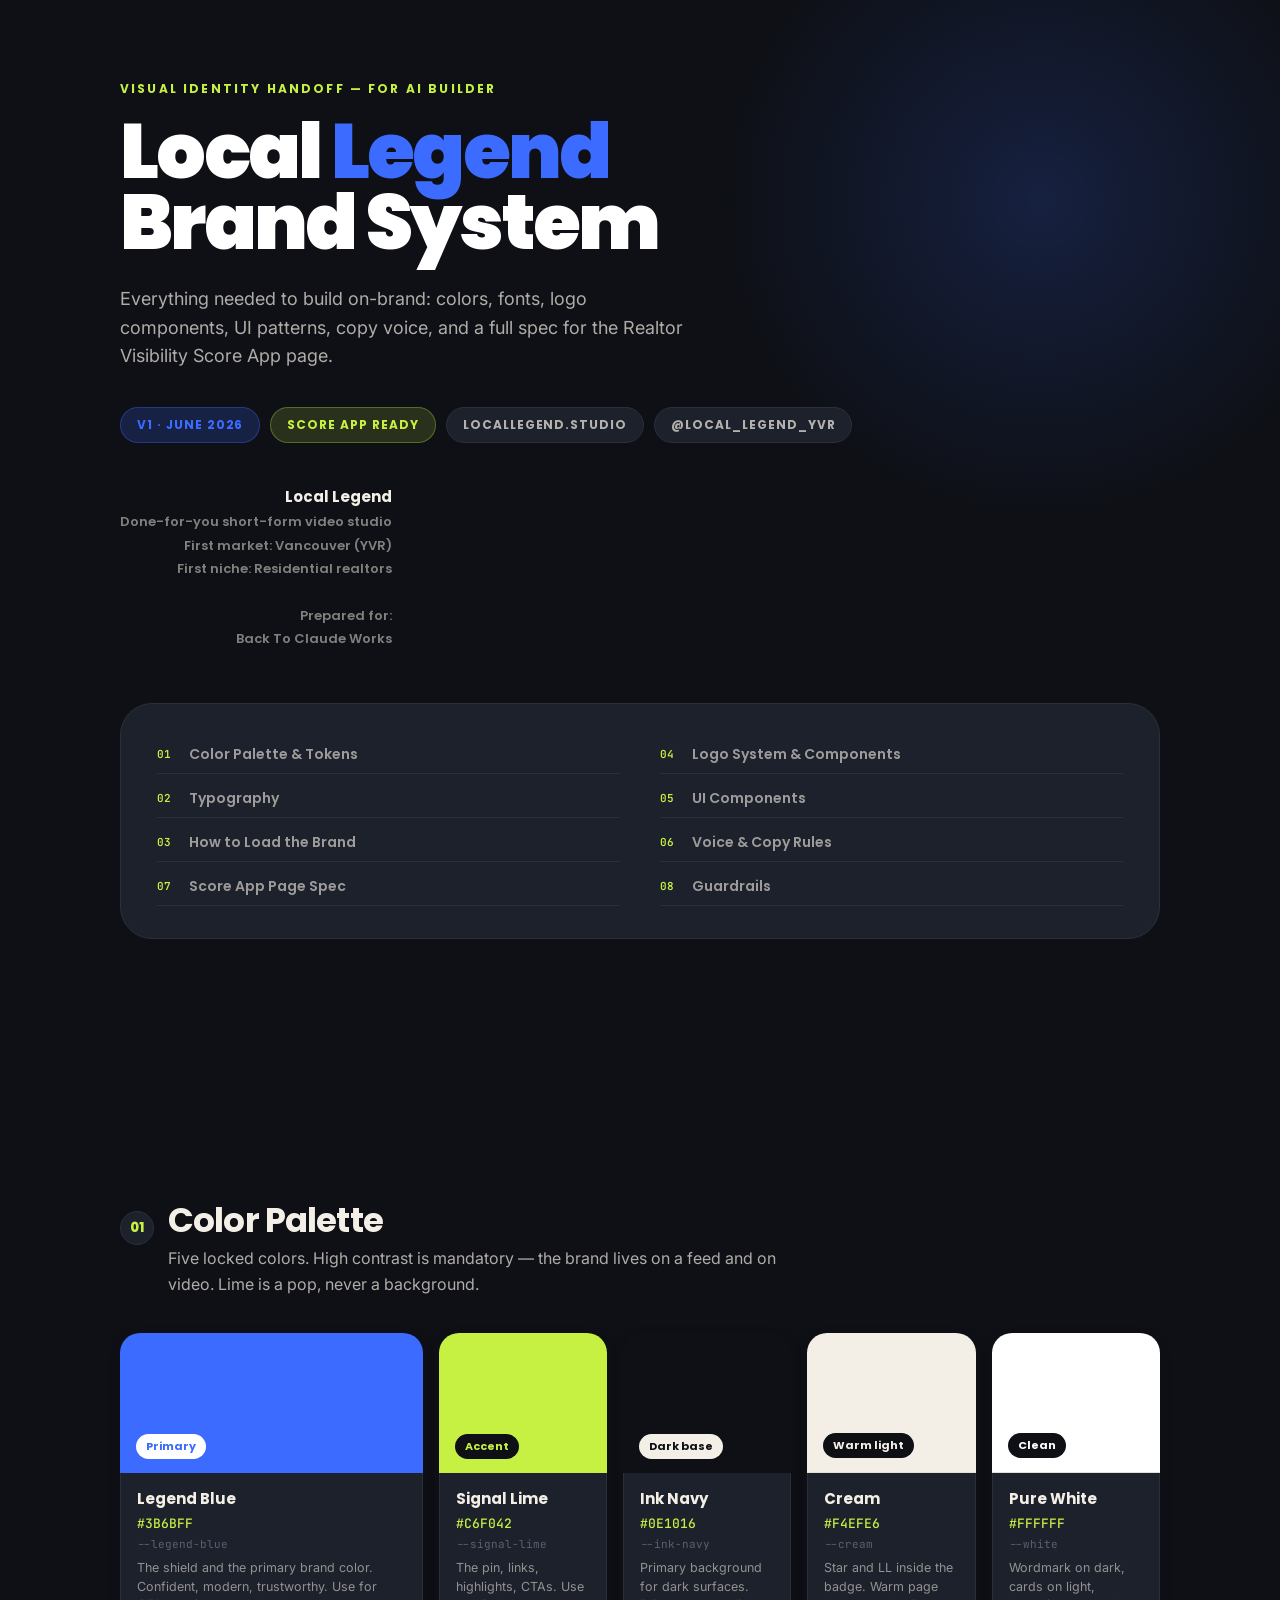
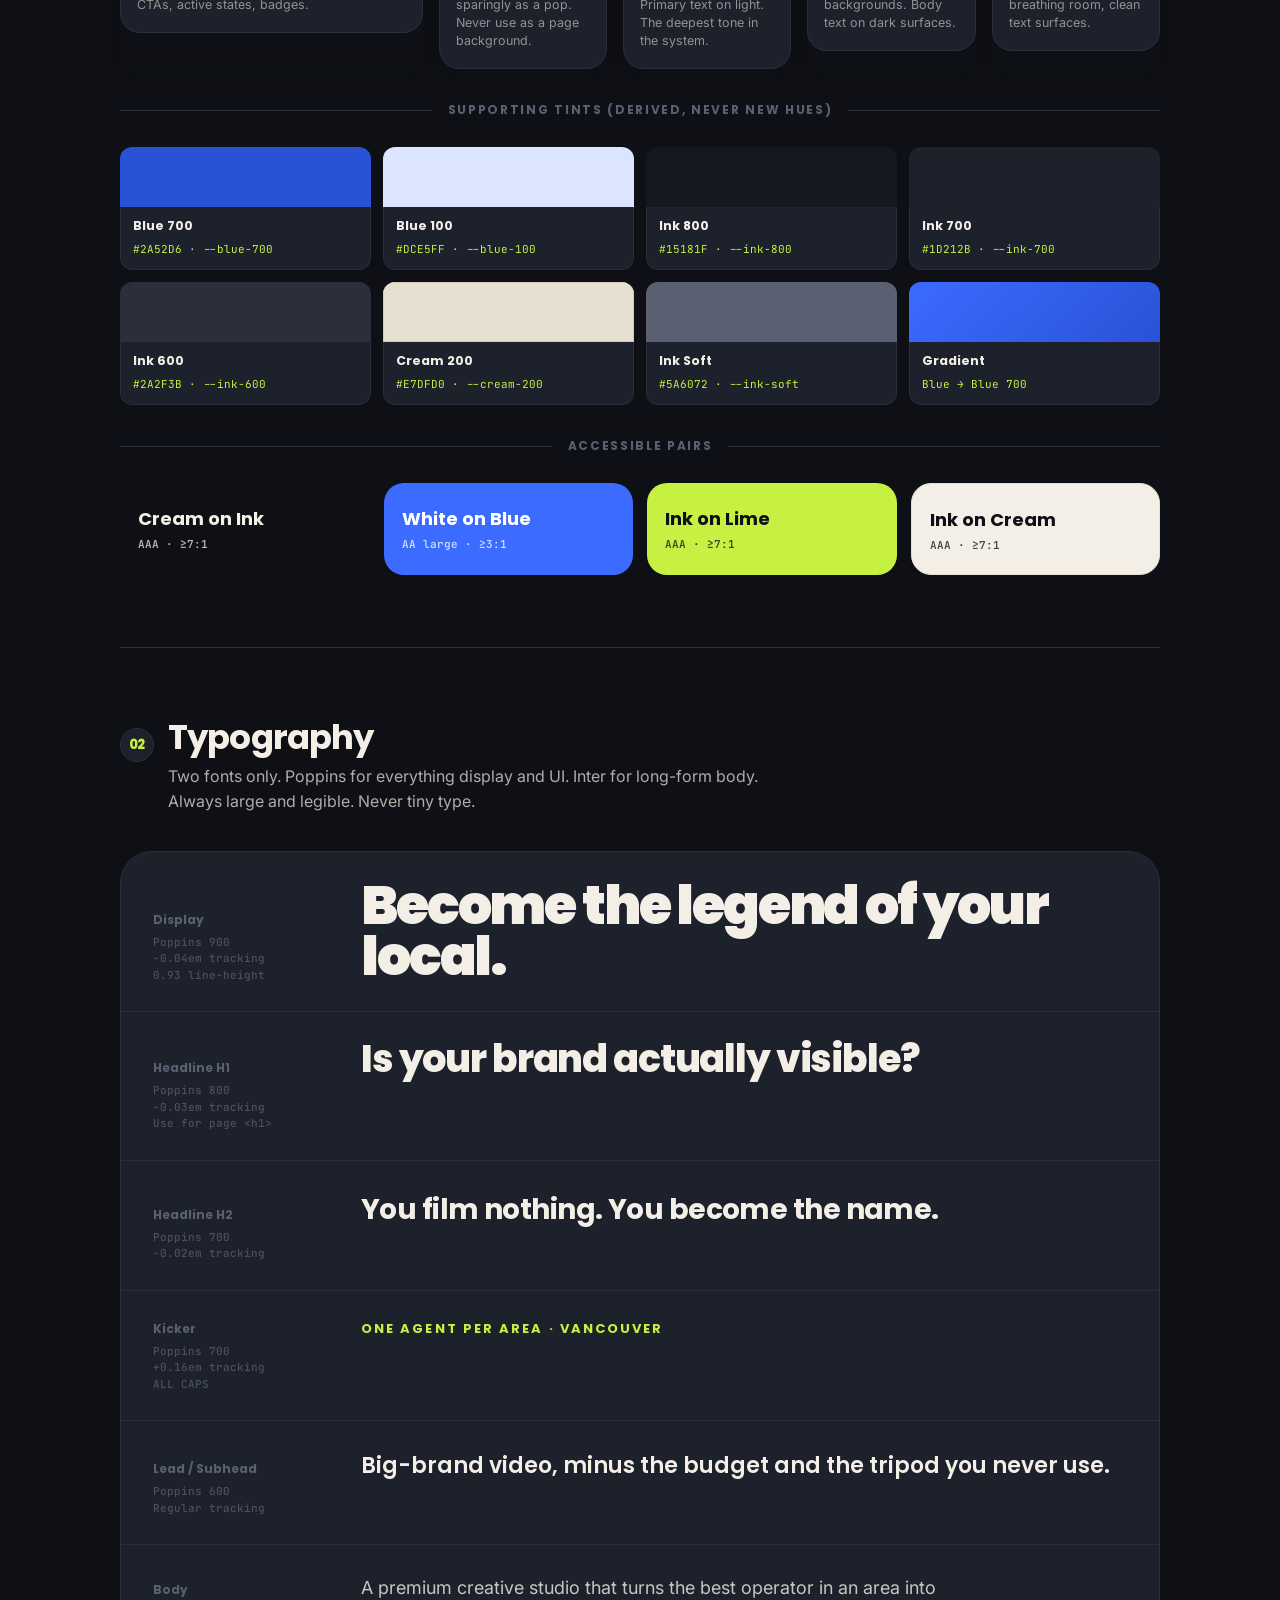
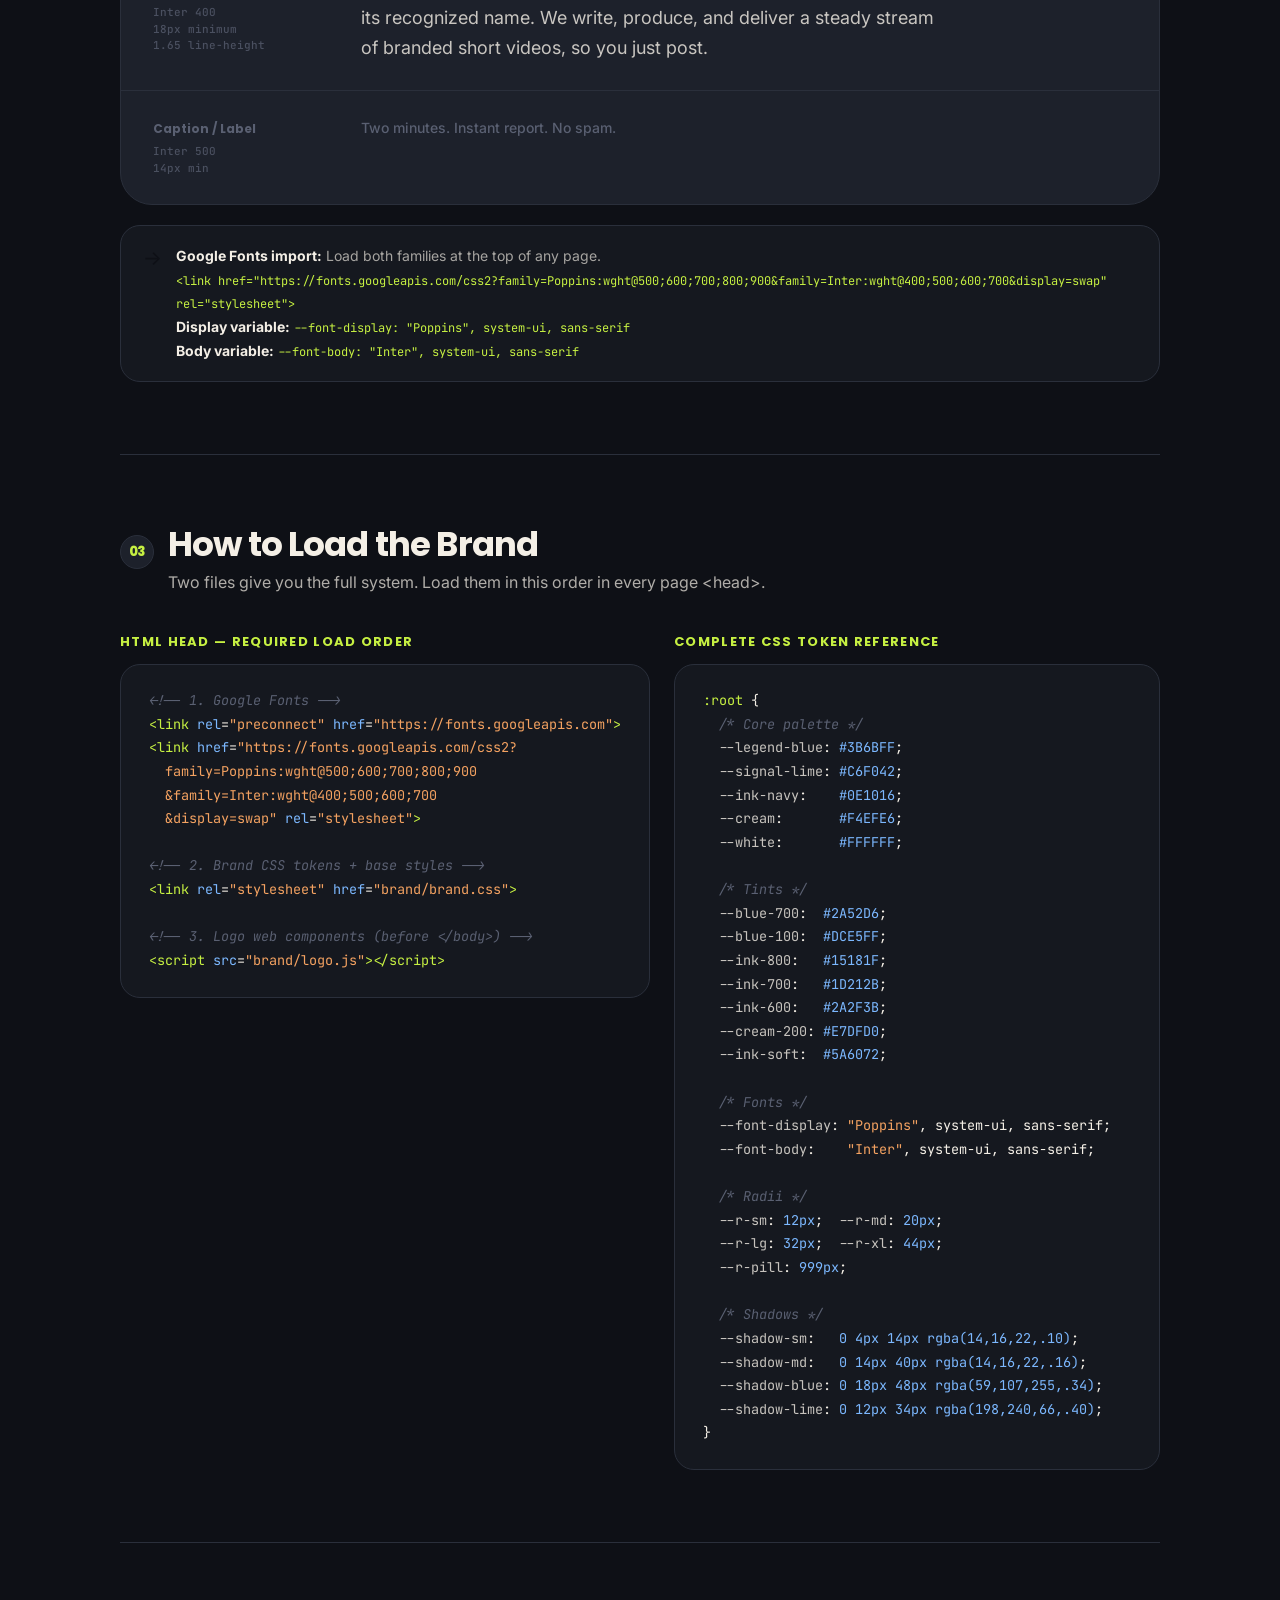
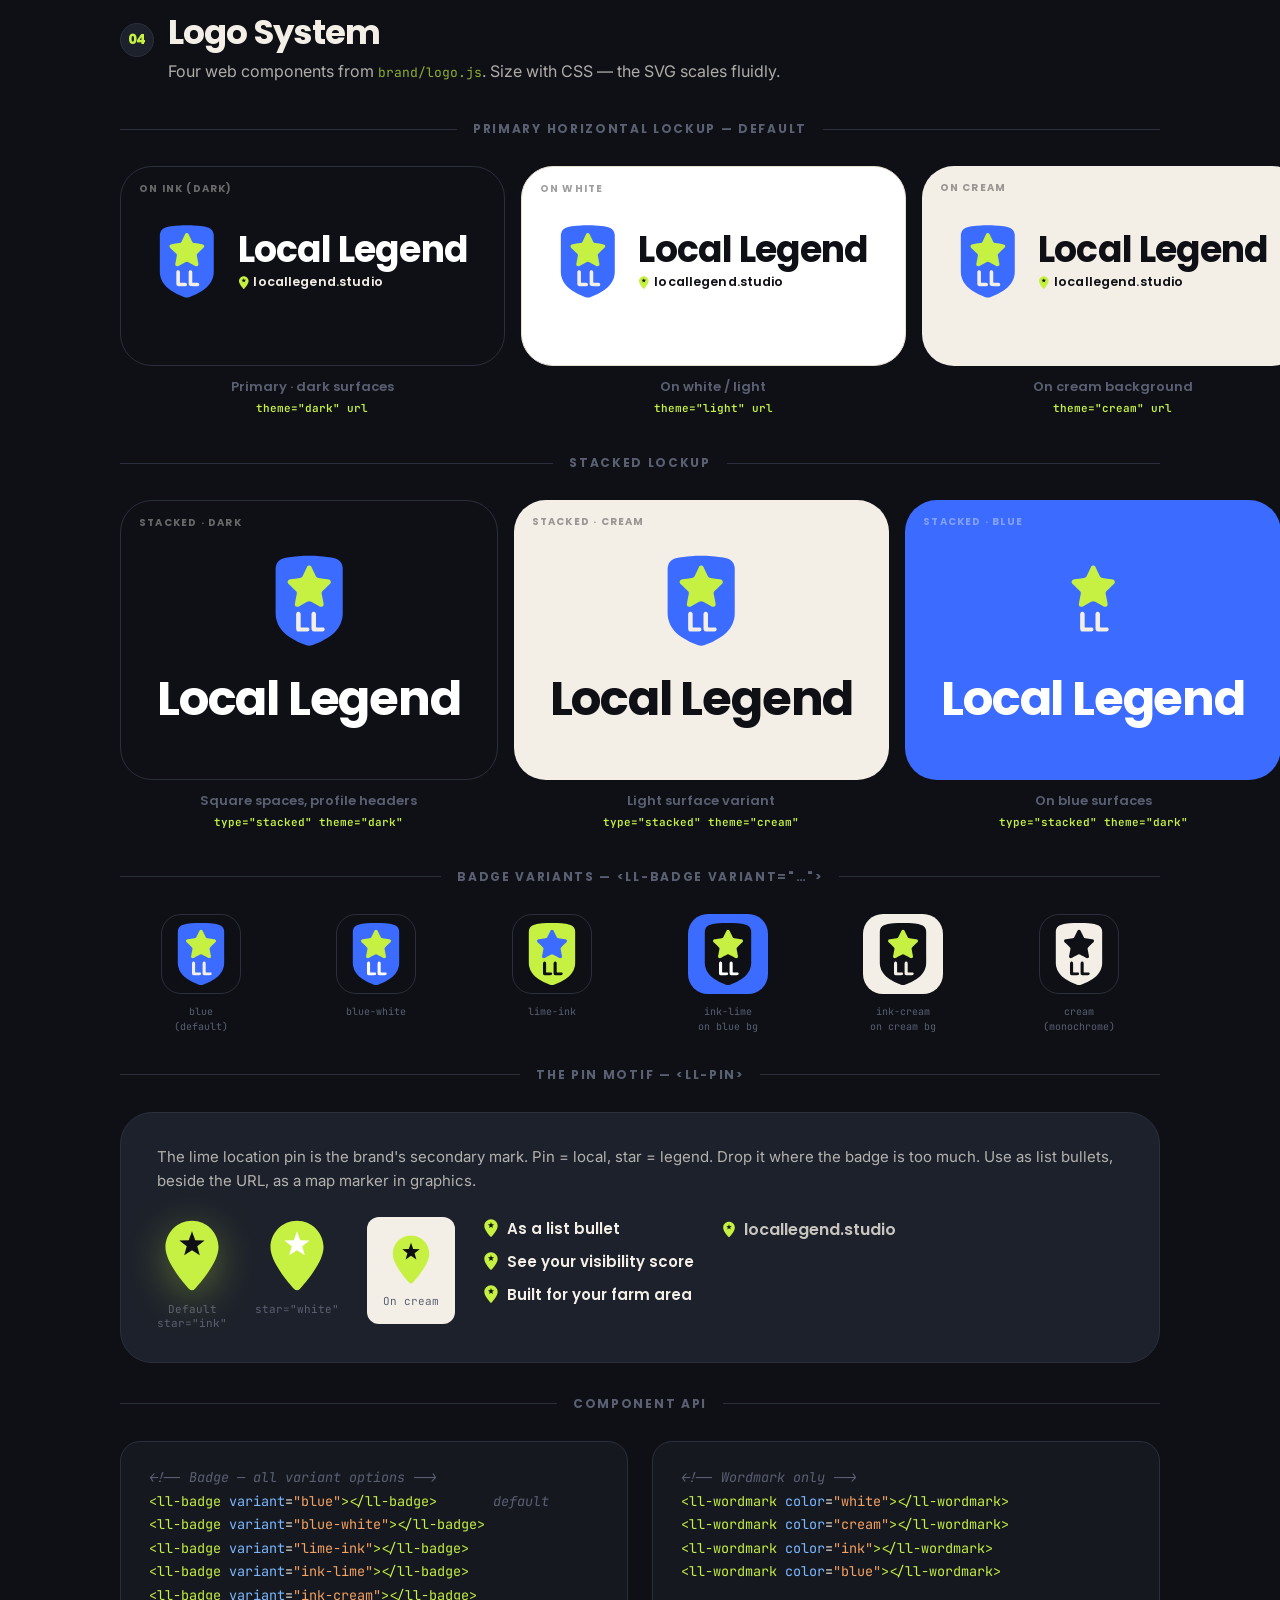
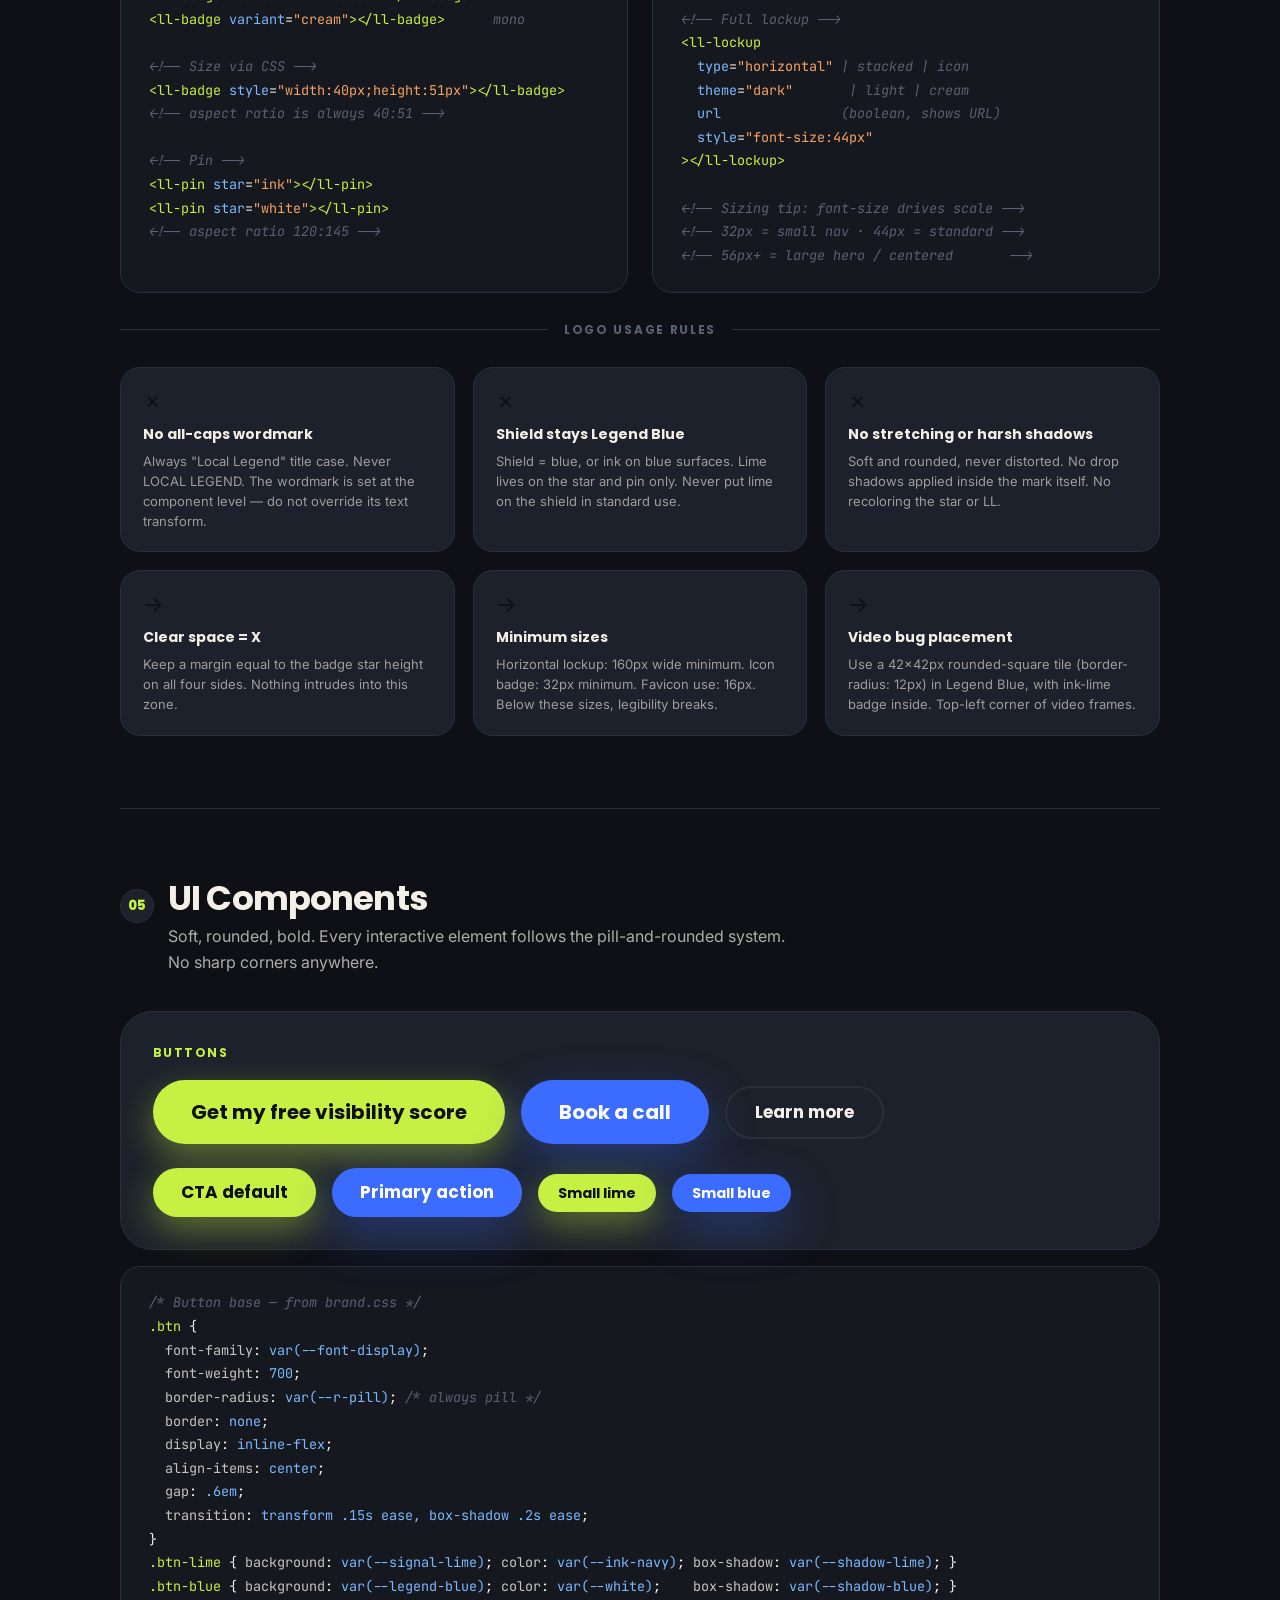
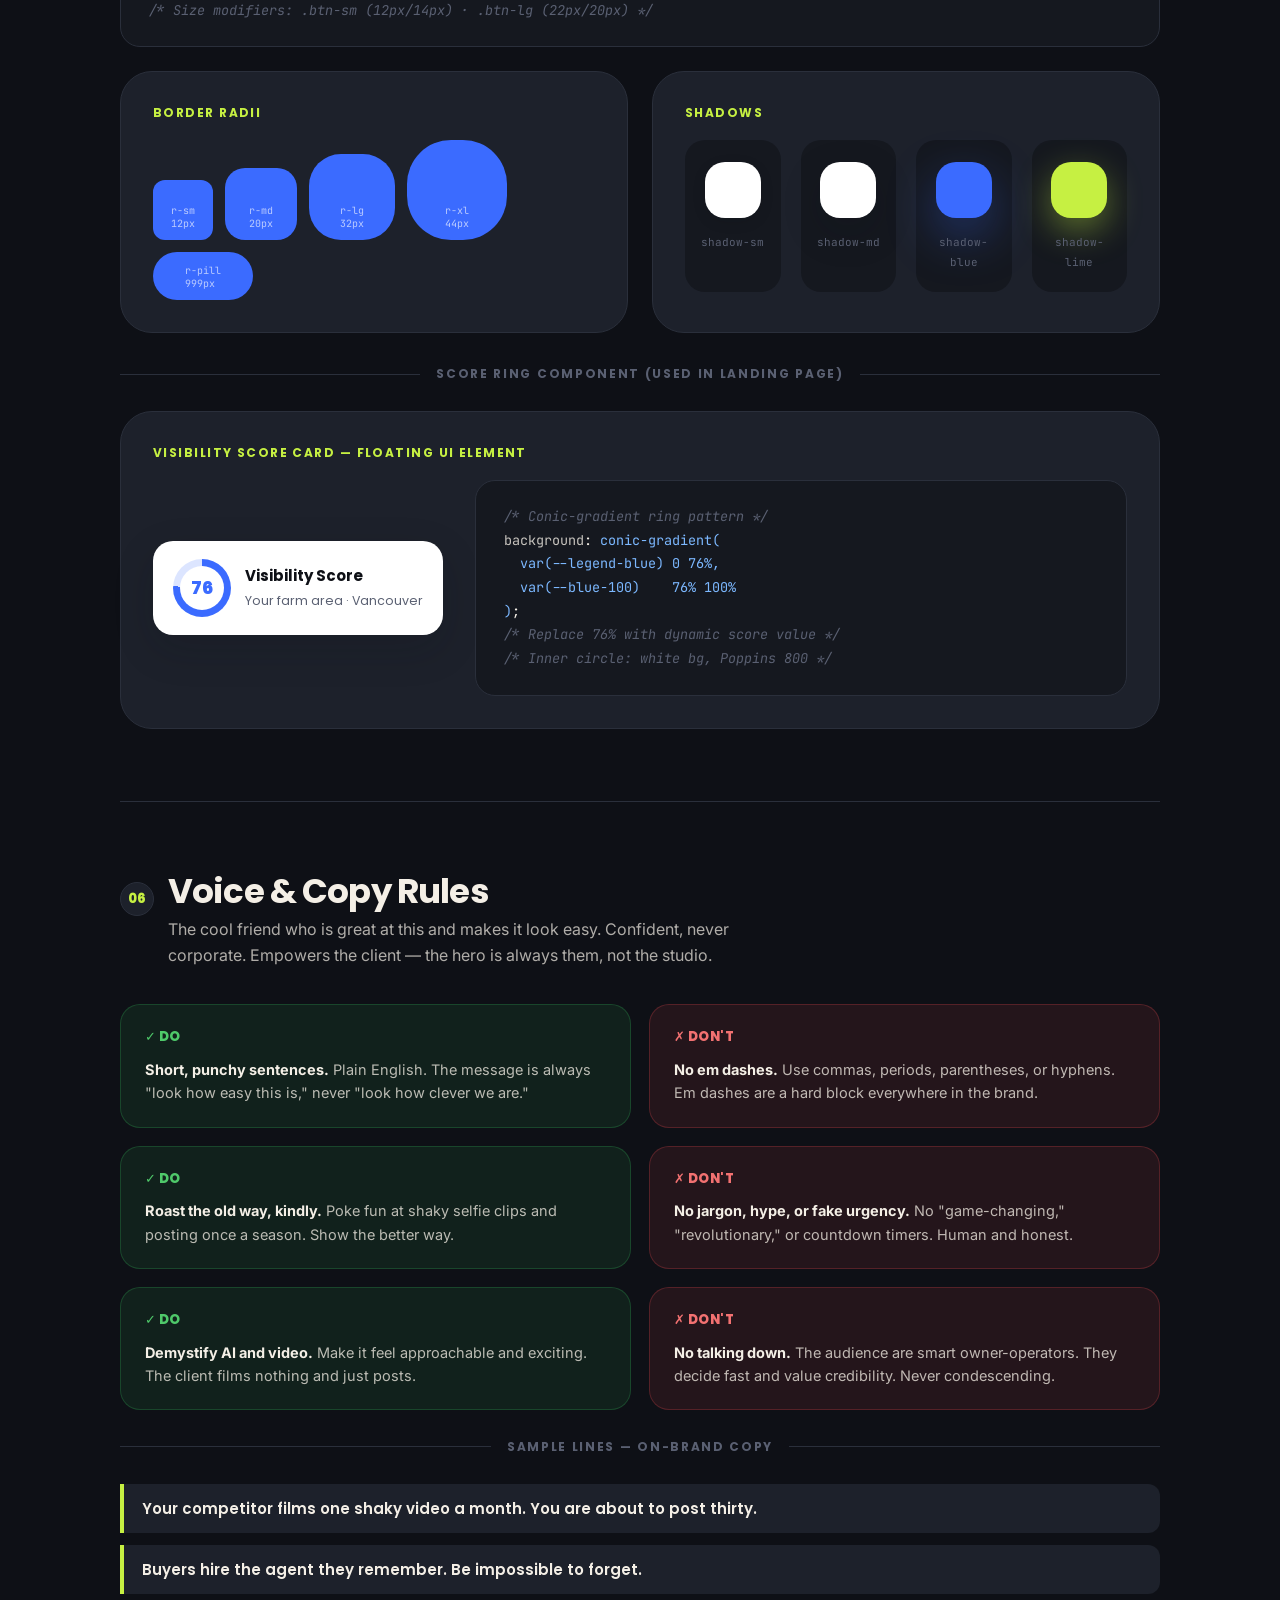
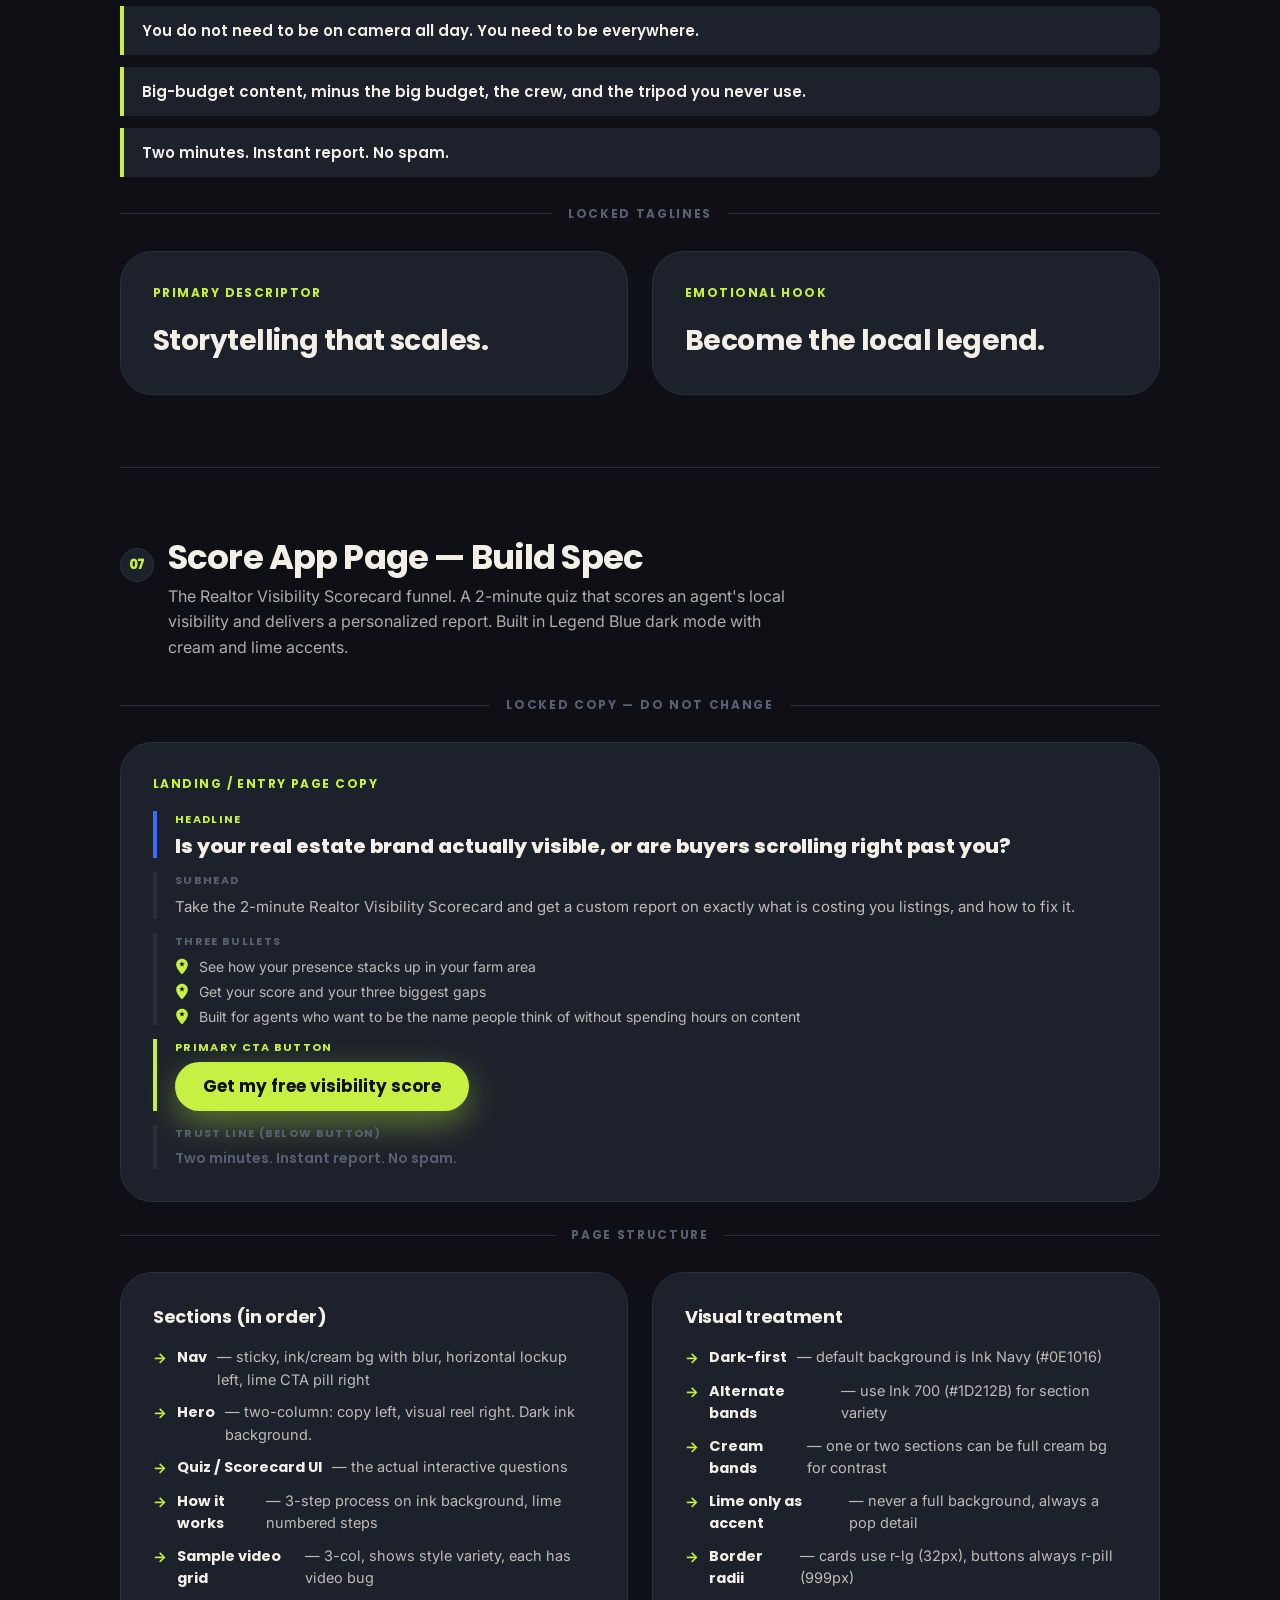
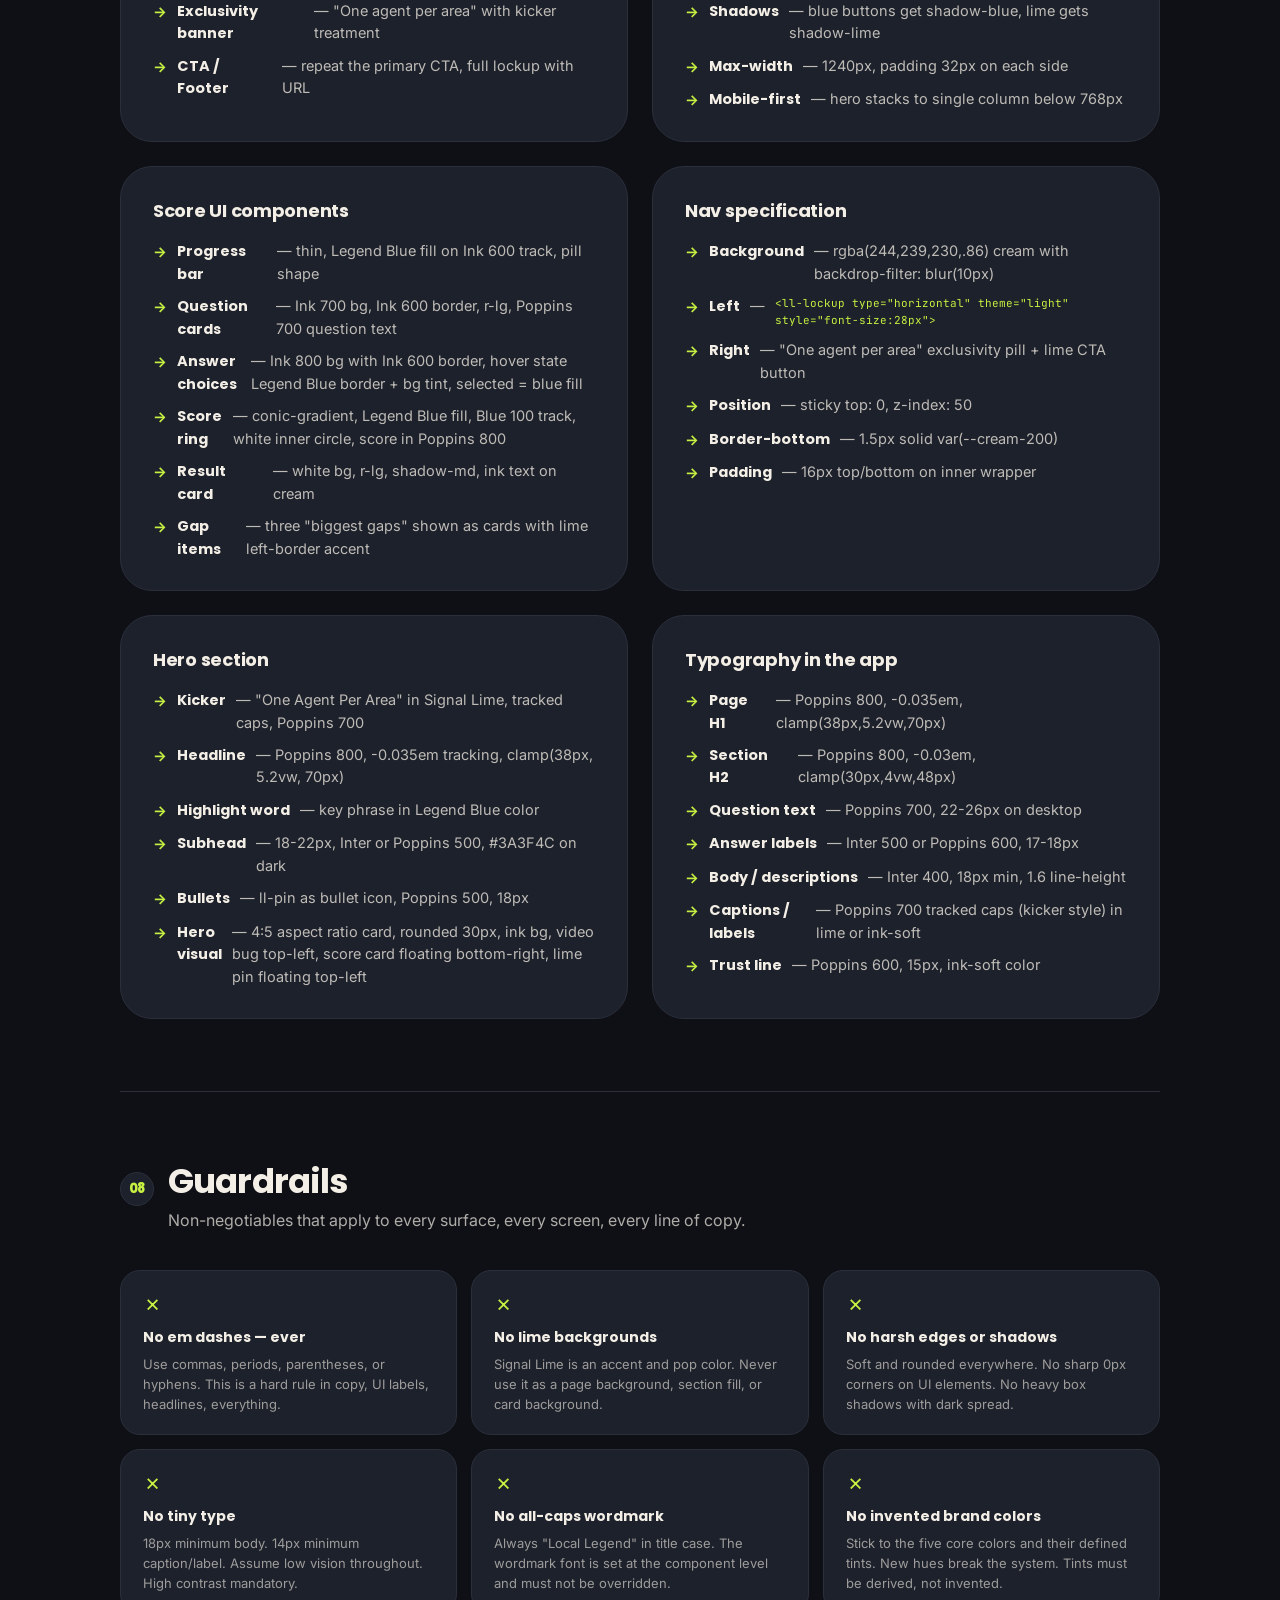
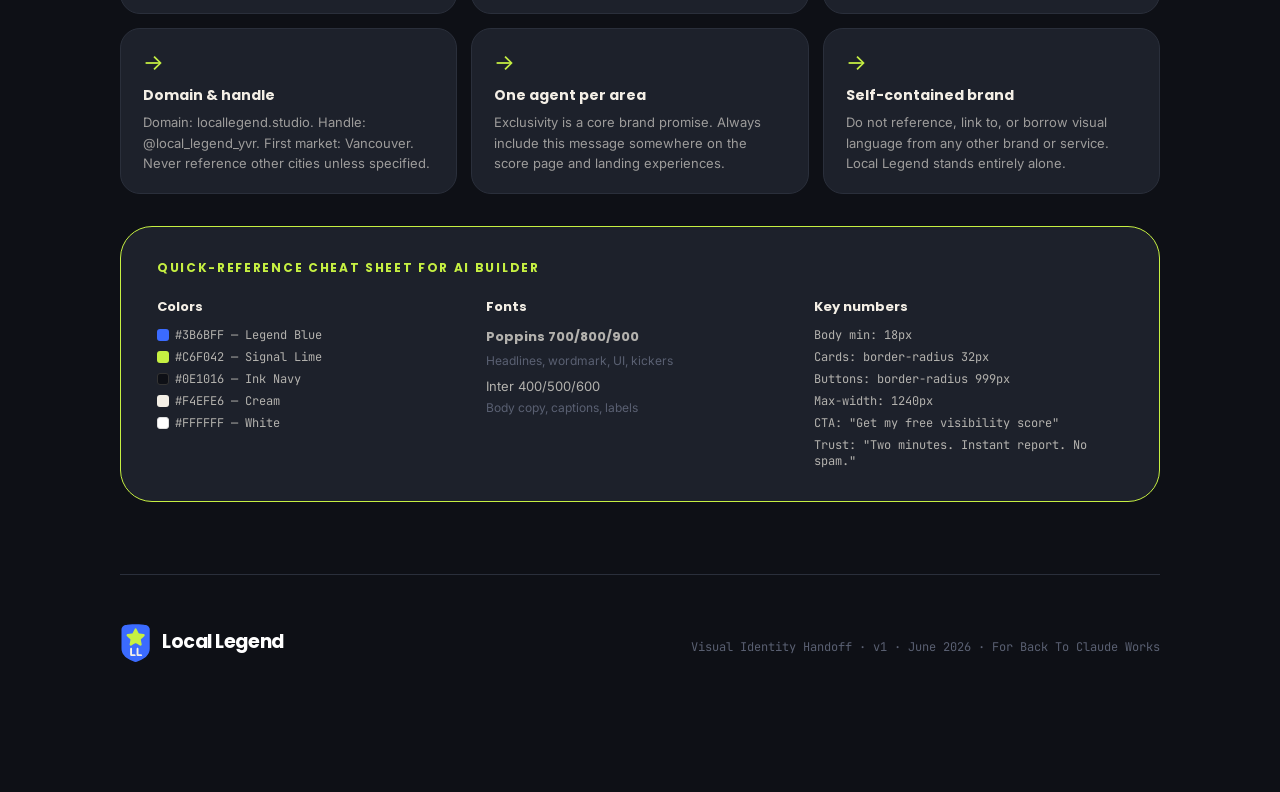
<file: brand/Brand Handoff.html>
<!DOCTYPE html>
<html lang="en">
<head>
<meta charset="UTF-8">
<meta name="viewport" content="width=device-width, initial-scale=1.0">
<title>Local Legend — Visual Identity Handoff</title>
<link rel="preconnect" href="https://fonts.googleapis.com">
<link rel="preconnect" href="https://fonts.gstatic.com" crossorigin>
<link href="https://fonts.googleapis.com/css2?family=Poppins:wght@500;600;700;800;900&family=Inter:wght@400;500;600;700&family=JetBrains+Mono:wght@400;500&display=swap" rel="stylesheet">
<style>
/* ============================================================
   LOCAL LEGEND — Brand Handoff Document
   For: Back To Claude Works / AI Builder
   Subject: Score App Page build
   ============================================================ */

:root {
  --legend-blue: #3B6BFF;
  --signal-lime: #C6F042;
  --ink-navy:    #0E1016;
  --cream:       #F4EFE6;
  --white:       #FFFFFF;

  --blue-700:  #2A52D6;
  --blue-100:  #DCE5FF;
  --ink-800:   #15181F;
  --ink-700:   #1D212B;
  --ink-600:   #2A2F3B;
  --cream-200: #E7DFD0;
  --ink-soft:  #5A6072;

  --font-display: "Poppins", system-ui, sans-serif;
  --font-body:    "Inter", system-ui, sans-serif;
  --font-mono:    "JetBrains Mono", monospace;

  --r-sm:   12px;
  --r-md:   20px;
  --r-lg:   32px;
  --r-xl:   44px;
  --r-pill: 999px;

  --shadow-sm:   0 4px 14px rgba(14,16,22,.10);
  --shadow-md:   0 14px 40px rgba(14,16,22,.16);
  --shadow-blue: 0 18px 48px rgba(59,107,255,.34);
  --shadow-lime: 0 12px 34px rgba(198,240,66,.40);
}

*, *::before, *::after { box-sizing: border-box; }
body {
  margin: 0;
  font-family: var(--font-body);
  color: var(--ink-navy);
  background: var(--ink-navy);
  -webkit-font-smoothing: antialiased;
}

/* ---- Layout ---- */
.doc { max-width: 1120px; margin: 0 auto; padding: 0 40px 120px; }

/* ---- Cover ---- */
.cover {
  background: var(--ink-navy);
  padding: 80px 0 72px;
  position: relative;
  overflow: hidden;
}
.cover::before {
  content: "";
  position: absolute;
  width: 640px; height: 640px;
  border-radius: 50%;
  background: radial-gradient(circle, rgba(59,107,255,.18) 0%, transparent 70%);
  top: -120px; right: -80px;
  pointer-events: none;
}
.cover-inner { position: relative; z-index: 1; }
.cover-top { display: flex; align-items: flex-start; justify-content: space-between; gap: 40px; flex-wrap: wrap; margin-bottom: 52px; }
.cover-badge-wrap { display: flex; align-items: center; gap: 20px; }
.doc-label {
  font-family: var(--font-display);
  font-weight: 700;
  font-size: 12px;
  letter-spacing: .18em;
  text-transform: uppercase;
  color: var(--signal-lime);
  margin: 0 0 18px;
}
.cover h1 {
  font-family: var(--font-display);
  font-weight: 900;
  letter-spacing: -.035em;
  font-size: clamp(46px, 6vw, 80px);
  line-height: .93;
  margin: 0;
  color: var(--white);
  text-wrap: balance;
}
.cover h1 em { color: var(--legend-blue); font-style: normal; }
.cover-sub {
  margin: 26px 0 0;
  font-size: 18px;
  color: rgba(244,239,230,.7);
  line-height: 1.6;
  max-width: 52ch;
}
.cover-meta {
  text-align: right;
  font-family: var(--font-display);
  font-weight: 600;
  font-size: 13px;
  color: rgba(244,239,230,.5);
  line-height: 1.8;
  flex-shrink: 0;
}
.cover-meta strong { color: var(--cream); display: block; font-size: 15px; }
.cover-tags { display: flex; gap: 10px; flex-wrap: wrap; margin-top: 36px; }
.tag-pill {
  font-family: var(--font-display);
  font-weight: 700;
  font-size: 12px;
  letter-spacing: .08em;
  text-transform: uppercase;
  padding: 8px 16px;
  border-radius: var(--r-pill);
  background: var(--ink-700);
  color: rgba(244,239,230,.7);
  border: 1.5px solid var(--ink-600);
}
.tag-pill.blue { background: rgba(59,107,255,.2); color: var(--legend-blue); border-color: rgba(59,107,255,.35); }
.tag-pill.lime { background: rgba(198,240,66,.15); color: var(--signal-lime); border-color: rgba(198,240,66,.3); }

/* ---- Sections ---- */
.section {
  margin-top: 0;
  padding: 72px 0;
  border-bottom: 1.5px solid var(--ink-600);
}
.section:last-child { border-bottom: none; }

.section.light {
  background: var(--cream);
  margin: 0 -40px;
  padding: 72px 40px;
  border-bottom: none;
}
.section.light + .section { border-top: 1.5px solid var(--cream-200); }

.sec-head { display: flex; align-items: baseline; gap: 14px; margin-bottom: 36px; }
.sec-num {
  font-family: var(--font-display);
  font-weight: 800;
  font-size: 13px;
  color: var(--ink-navy);
  background: var(--signal-lime);
  width: 34px; height: 34px;
  border-radius: 50%;
  display: grid; place-items: center;
  flex: 0 0 auto;
  letter-spacing: -.01em;
}
.sec-num.on-dark { background: var(--ink-700); color: var(--signal-lime); border: 1.5px solid var(--ink-600); }
.sec-title {
  font-family: var(--font-display);
  font-weight: 700;
  font-size: clamp(24px, 3vw, 34px);
  letter-spacing: -.025em;
  margin: 0;
  color: var(--cream);
  line-height: 1.05;
}
.sec-title.dark { color: var(--ink-navy); }
.sec-note {
  font-size: 16px;
  line-height: 1.6;
  margin: 8px 0 0;
  opacity: .7;
  max-width: 62ch;
  color: var(--cream);
}
.sec-note.dark { color: var(--ink-navy); }

/* ---- Code blocks ---- */
.code-block {
  background: var(--ink-800);
  border: 1.5px solid var(--ink-600);
  border-radius: var(--r-md);
  padding: 24px 28px;
  font-family: var(--font-mono);
  font-size: 13.5px;
  line-height: 1.75;
  color: var(--cream);
  overflow-x: auto;
  margin: 0;
}
.code-block .c-kw   { color: var(--signal-lime); }
.code-block .c-val  { color: #7CB8FF; }
.code-block .c-str  { color: #F4A261; }
.code-block .c-com  { color: var(--ink-soft); font-style: italic; }
.code-block .c-tag  { color: #C6F042; }
.code-block .c-attr { color: #7CB8FF; }
.code-block .c-prop { color: rgba(244,239,230,.8); }

/* ---- Color palette ---- */
.swatches { display: grid; grid-template-columns: 1.8fr 1fr 1fr 1fr 1fr; gap: 16px; }
.sw { border-radius: var(--r-md); overflow: hidden; box-shadow: var(--shadow-sm); }
.sw .chip { height: 140px; display: flex; align-items: flex-end; padding: 14px 16px; }
.sw .info { background: var(--ink-700); padding: 14px 16px 18px; border: 1.5px solid var(--ink-600); border-top: none; border-radius: 0 0 var(--r-md) var(--r-md); }
.sw .nm { font-family: var(--font-display); font-weight: 700; font-size: 15px; margin: 0 0 2px; color: var(--cream); }
.sw .hex { font-family: var(--font-mono); font-weight: 500; font-size: 13px; color: var(--signal-lime); }
.sw .tok { font-family: var(--font-mono); font-size: 11px; color: var(--ink-soft); margin-top: 5px; }
.sw .role { font-size: 12.5px; color: rgba(244,239,230,.55); margin: 8px 0 0; line-height: 1.45; }
.chip-badge { font-family: var(--font-display); font-weight: 700; font-size: 11px; padding: 4px 10px; border-radius: var(--r-pill); }
.support-grid { display: grid; grid-template-columns: repeat(4, 1fr); gap: 12px; margin-top: 20px; }
.sup-sw { border-radius: var(--r-sm); overflow: hidden; }
.sup-sw .schip { height: 60px; }
.sup-sw .sinfo { background: var(--ink-700); padding: 10px 12px 12px; border: 1.5px solid var(--ink-600); border-top: none; border-radius: 0 0 var(--r-sm) var(--r-sm); }
.sup-sw .snm { font-family: var(--font-display); font-weight: 700; font-size: 12.5px; color: var(--cream); margin: 0 0 2px; }
.sup-sw .shex { font-family: var(--font-mono); font-size: 11px; color: var(--signal-lime); }
.contrast-row { display: grid; grid-template-columns: repeat(4,1fr); gap: 14px; margin-top: 24px; }
.cpair { border-radius: var(--r-md); padding: 22px 18px; font-family: var(--font-display); font-weight: 700; font-size: 18px; }
.cpair small { display: block; font-size: 11px; font-weight: 600; opacity: .75; margin-top: 5px; font-family: var(--font-mono); }

/* ---- Typography ---- */
.type-block { background: var(--ink-700); border: 1.5px solid var(--ink-600); border-radius: var(--r-lg); overflow: hidden; }
.type-row { display: grid; grid-template-columns: 180px 1fr; gap: 28px; align-items: baseline; padding: 28px 32px; border-bottom: 1.5px solid var(--ink-600); }
.type-row:last-child { border-bottom: none; }
.tr-label { font-family: var(--font-display); font-weight: 700; font-size: 12px; color: var(--ink-soft); }
.tr-label span { display: block; font-family: var(--font-mono); font-weight: 500; font-size: 11px; color: var(--ink-soft); opacity: .75; margin-top: 5px; line-height: 1.5; }
.ty-display  { font-family: var(--font-display); font-weight: 900; font-size: 54px; letter-spacing: -.04em; line-height: .95; color: var(--cream); }
.ty-h1       { font-family: var(--font-display); font-weight: 800; font-size: 38px; letter-spacing: -.03em; line-height: 1; color: var(--cream); }
.ty-h2       { font-family: var(--font-display); font-weight: 700; font-size: 28px; letter-spacing: -.02em; color: var(--cream); }
.ty-lead     { font-family: var(--font-display); font-weight: 600; font-size: 22px; color: var(--cream); }
.ty-body     { font-family: var(--font-body); font-weight: 400; font-size: 18px; line-height: 1.65; color: rgba(244,239,230,.8); max-width: 54ch; }
.ty-caption  { font-family: var(--font-body); font-weight: 500; font-size: 14px; color: var(--ink-soft); }
.ty-kick     { font-family: var(--font-display); font-weight: 700; font-size: 13px; letter-spacing: .16em; text-transform: uppercase; color: var(--signal-lime); }
.font-note   { background: var(--ink-800); border: 1.5px solid var(--ink-600); border-radius: var(--r-md); padding: 18px 22px; margin-top: 20px; display: flex; align-items: flex-start; gap: 14px; }
.font-note-icon { font-size: 20px; flex-shrink: 0; margin-top: 2px; }
.font-note p { margin: 0; font-size: 14px; line-height: 1.65; color: rgba(244,239,230,.65); }
.font-note strong { color: var(--cream); }

/* ---- Logo section ---- */
.logo-grid { display: grid; grid-template-columns: repeat(3, 1fr); gap: 16px; }
.logo-panel {
  border-radius: var(--r-lg);
  padding: 48px 36px;
  display: grid;
  place-items: center;
  min-height: 200px;
  position: relative;
}
.lp-dark  { background: var(--ink-navy); border: 1.5px solid var(--ink-600); }
.lp-blue  { background: var(--legend-blue); }
.lp-cream { background: var(--cream); }
.lp-lime  { background: var(--signal-lime); }
.lp-white { background: var(--white); border: 1.5px solid var(--cream-200); }
.logo-panel .lp-tag {
  position: absolute; top: 14px; left: 18px;
  font-family: var(--font-display); font-weight: 700; font-size: 10px; letter-spacing: .12em; text-transform: uppercase;
}
.on-dark-tag { color: rgba(244,239,230,.4); }
.on-light-tag { color: rgba(14,16,22,.4); }
.logo-cap { font-family: var(--font-display); font-weight: 600; font-size: 13px; color: var(--ink-soft); margin-top: 12px; text-align: center; line-height: 1.45; }
.logo-cap .variant { font-family: var(--font-mono); font-size: 11px; display: block; color: var(--signal-lime); margin-top: 4px; }
.badge-grid { display: grid; grid-template-columns: repeat(6, 1fr); gap: 14px; }
.badge-cell { display: flex; flex-direction: column; align-items: center; gap: 10px; }
.badge-bg { width: 80px; height: 80px; border-radius: 20px; display: grid; place-items: center; }
.badge-label { font-family: var(--font-mono); font-size: 10px; color: var(--ink-soft); text-align: center; line-height: 1.5; }

/* ---- Components ---- */
.comp-row { display: flex; gap: 16px; flex-wrap: wrap; align-items: center; }
.btn {
  font-family: var(--font-display);
  font-weight: 700;
  border: none;
  cursor: pointer;
  border-radius: var(--r-pill);
  display: inline-flex;
  align-items: center;
  gap: .6em;
  text-decoration: none;
  line-height: 1;
  padding: 16px 28px;
  font-size: 17px;
}
.btn-lime { background: var(--signal-lime); color: var(--ink-navy); box-shadow: var(--shadow-lime); }
.btn-blue { background: var(--legend-blue); color: var(--white); box-shadow: var(--shadow-blue); }
.btn-ghost { background: transparent; color: var(--cream); border: 2px solid var(--ink-600); }
.btn-sm  { padding: 12px 20px; font-size: 14px; }
.btn-lg  { padding: 22px 38px; font-size: 20px; }
.comp-card { background: var(--ink-700); border: 1.5px solid var(--ink-600); border-radius: var(--r-lg); padding: 32px; }
.comp-label { font-family: var(--font-display); font-weight: 700; font-size: 12px; letter-spacing: .12em; text-transform: uppercase; color: var(--signal-lime); margin: 0 0 18px; }
.radius-demo { display: flex; gap: 12px; flex-wrap: wrap; align-items: flex-end; }
.rad-box { background: var(--legend-blue); display: flex; flex-direction: column; align-items: center; justify-content: flex-end; padding-bottom: 10px; }
.rad-box span { font-family: var(--font-mono); font-size: 10px; color: rgba(255,255,255,.65); }
.shadow-demo { display: grid; grid-template-columns: repeat(4,1fr); gap: 20px; }
.shad-box { background: var(--ink-800); border-radius: var(--r-md); padding: 22px 16px; text-align: center; }
.shad-box .swatch { width: 56px; height: 56px; border-radius: var(--r-md); background: var(--white); margin: 0 auto 12px; }
.shad-box .swatch.blue { background: var(--legend-blue); }
.shad-box .swatch.lime { background: var(--signal-lime); }
.shad-box span { font-family: var(--font-mono); font-size: 11px; color: var(--ink-soft); }

/* ---- Score App section ---- */
.spec-grid { display: grid; grid-template-columns: 1fr 1fr; gap: 24px; }
.spec-card { background: var(--ink-700); border: 1.5px solid var(--ink-600); border-radius: var(--r-lg); padding: 30px 32px; }
.spec-card h3 { font-family: var(--font-display); font-weight: 700; font-size: 18px; letter-spacing: -.015em; color: var(--cream); margin: 0 0 16px; }
.spec-card ul { margin: 0; padding: 0 0 0 0; list-style: none; display: flex; flex-direction: column; gap: 10px; }
.spec-card li { font-size: 14.5px; line-height: 1.55; color: rgba(244,239,230,.75); display: flex; gap: 10px; }
.spec-card li::before { content: "→"; color: var(--signal-lime); font-weight: 700; flex-shrink: 0; margin-top: 1px; }
.spec-card li strong { color: var(--cream); font-family: var(--font-display); }

/* ---- Voice section ---- */
.voice-grid { display: grid; grid-template-columns: 1fr 1fr; gap: 18px; }
.voice-card { border-radius: var(--r-md); padding: 22px 24px; }
.voice-do  { background: rgba(46,158,79,.12); border: 1.5px solid rgba(46,158,79,.3); }
.voice-dont{ background: rgba(229,72,77,.1);  border: 1.5px solid rgba(229,72,77,.25); }
.voice-card .vmark { font-family: var(--font-display); font-weight: 800; font-size: 13px; letter-spacing: .04em; margin: 0 0 10px; }
.voice-do   .vmark { color: #4FC96A; }
.voice-dont .vmark { color: #F27171; }
.voice-card p { margin: 0; font-size: 14.5px; line-height: 1.6; color: rgba(244,239,230,.75); }
.voice-card p strong { color: var(--cream); }
.sample-lines { display: flex; flex-direction: column; gap: 12px; margin-top: 24px; }
.sample-line { background: var(--ink-700); border-left: 4px solid var(--signal-lime); border-radius: 0 var(--r-sm) var(--r-sm) 0; padding: 14px 18px; font-family: var(--font-display); font-weight: 600; font-size: 15px; color: var(--cream); line-height: 1.4; }

/* ---- Guardrails ---- */
.rail-grid { display: grid; grid-template-columns: 1fr 1fr 1fr; gap: 14px; }
.rail { background: var(--ink-700); border: 1.5px solid var(--ink-600); border-radius: var(--r-md); padding: 20px 22px; }
.rail .icon { font-size: 22px; margin-bottom: 10px; }
.rail h4 { font-family: var(--font-display); font-weight: 700; font-size: 14px; color: var(--cream); margin: 0 0 6px; }
.rail p { margin: 0; font-size: 13px; color: rgba(244,239,230,.6); line-height: 1.55; }

/* ---- TOC ---- */
.toc { background: var(--ink-700); border: 1.5px solid var(--ink-600); border-radius: var(--r-lg); padding: 32px 36px; display: grid; grid-template-columns: 1fr 1fr; gap: 6px 40px; }
.toc a { font-family: var(--font-display); font-weight: 600; font-size: 14px; color: rgba(244,239,230,.6); text-decoration: none; padding: 8px 0; border-bottom: 1.5px solid var(--ink-600); display: flex; align-items: center; gap: 10px; transition: color .15s; }
.toc a:hover { color: var(--signal-lime); }
.toc a .n { color: var(--signal-lime); font-family: var(--font-mono); font-size: 11px; min-width: 22px; }

/* ---- Two-col layouts ---- */
.two-col { display: grid; grid-template-columns: 1fr 1fr; gap: 24px; }
.three-col { display: grid; grid-template-columns: 1fr 1fr 1fr; gap: 18px; }

/* ---- Divider label ---- */
.divider { display: flex; align-items: center; gap: 16px; margin-bottom: 28px; }
.divider span { font-family: var(--font-display); font-weight: 700; font-size: 12px; letter-spacing: .14em; text-transform: uppercase; color: var(--ink-soft); white-space: nowrap; }
.divider::before, .divider::after { content: ""; flex: 1; height: 1px; background: var(--ink-600); }

/* ---- Pin demo ---- */
.pin-demo-row { display: flex; gap: 28px; flex-wrap: wrap; align-items: flex-start; }
.pin-demo-cell { display: flex; flex-direction: column; align-items: center; gap: 8px; }
.pin-demo-cell .pd-label { font-family: var(--font-mono); font-size: 11px; color: var(--ink-soft); text-align: center; }

/* ---- Footer ---- */
.footer { padding: 48px 0 0; display: flex; align-items: center; justify-content: space-between; flex-wrap: wrap; gap: 20px; }
.footer-brand { font-family: var(--font-display); font-weight: 700; font-size: 14px; color: rgba(244,239,230,.4); }
.footer-date  { font-family: var(--font-mono); font-size: 12px; color: var(--ink-soft); }

/* ---- Responsive ---- */
@media (max-width: 900px) {
  .doc { padding: 0 22px 80px; }
  .swatches { grid-template-columns: 1fr 1fr; }
  .type-row { grid-template-columns: 120px 1fr; }
  .logo-grid, .spec-grid, .two-col { grid-template-columns: 1fr; }
  .badge-grid { grid-template-columns: repeat(3,1fr); }
  .rail-grid { grid-template-columns: 1fr 1fr; }
  .support-grid { grid-template-columns: repeat(4,1fr); }
  .contrast-row { grid-template-columns: 1fr 1fr; }
  .toc { grid-template-columns: 1fr; }
  .cover h1 { font-size: clamp(36px,8vw,60px); }
  .cover-top { flex-direction: column; }
  .cover-meta { text-align: left; }
  .section.light { margin: 0 -22px; padding: 60px 22px; }
  .voice-grid { grid-template-columns: 1fr; }
  .three-col { grid-template-columns: 1fr 1fr; }
}
</style>
</head>
<body>

<!-- COVER -->
<div class="cover">
  <div class="doc">
    <div class="cover-inner">
      <div class="cover-top">
        <div>
          <p class="doc-label">Visual Identity Handoff — For AI Builder</p>
          <h1>Local <em>Legend</em><br>Brand System</h1>
          <p class="cover-sub">Everything needed to build on-brand: colors, fonts, logo components, UI patterns, copy voice, and a full spec for the Realtor Visibility Score App page.</p>
          <div class="cover-tags">
            <span class="tag-pill blue">v1 · June 2026</span>
            <span class="tag-pill lime">Score App Ready</span>
            <span class="tag-pill">locallegend.studio</span>
            <span class="tag-pill">@local_legend_yvr</span>
          </div>
        </div>
        <div class="cover-meta">
          <strong>Local Legend</strong>
          Done-for-you short-form video studio<br>
          First market: Vancouver (YVR)<br>
          First niche: Residential realtors<br><br>
          Prepared for:<br>Back To Claude Works
        </div>
      </div>

      <!-- Quick TOC -->
      <nav class="toc">
        <a href="#colors"><span class="n">01</span> Color Palette &amp; Tokens</a>
        <a href="#logo"><span class="n">04</span> Logo System &amp; Components</a>
        <a href="#type"><span class="n">02</span> Typography</a>
        <a href="#components"><span class="n">05</span> UI Components</a>
        <a href="#loading"><span class="n">03</span> How to Load the Brand</a>
        <a href="#voice"><span class="n">06</span> Voice &amp; Copy Rules</a>
        <a href="#scoreapp"><span class="n">07</span> Score App Page Spec</a>
        <a href="#guardrails"><span class="n">08</span> Guardrails</a>
      </nav>
    </div>
  </div>
</div>

<div class="doc">

<!-- ════════════════════════════════════════
     01 · COLOR PALETTE
════════════════════════════════════════ -->
<section class="section" id="colors">
  <div class="sec-head">
    <span class="sec-num on-dark">01</span>
    <div>
      <h2 class="sec-title">Color Palette</h2>
      <p class="sec-note">Five locked colors. High contrast is mandatory — the brand lives on a feed and on video. Lime is a pop, never a background.</p>
    </div>
  </div>

  <!-- Primary 5 -->
  <div class="swatches">
    <div class="sw">
      <div class="chip" style="background:var(--legend-blue)">
        <span class="chip-badge" style="background:var(--white);color:var(--legend-blue)">Primary</span>
      </div>
      <div class="info">
        <p class="nm">Legend Blue</p>
        <span class="hex">#3B6BFF</span>
        <div class="tok">--legend-blue</div>
        <p class="role">The shield and the primary brand color. Confident, modern, trustworthy. Use for CTAs, active states, badges.</p>
      </div>
    </div>
    <div class="sw">
      <div class="chip" style="background:var(--signal-lime)">
        <span class="chip-badge" style="background:var(--ink-navy);color:var(--signal-lime)">Accent</span>
      </div>
      <div class="info">
        <p class="nm">Signal Lime</p>
        <span class="hex">#C6F042</span>
        <div class="tok">--signal-lime</div>
        <p class="role">The pin, links, highlights, CTAs. Use sparingly as a pop. Never use as a page background.</p>
      </div>
    </div>
    <div class="sw">
      <div class="chip" style="background:var(--ink-navy)">
        <span class="chip-badge" style="background:var(--cream);color:var(--ink-navy)">Dark base</span>
      </div>
      <div class="info">
        <p class="nm">Ink Navy</p>
        <span class="hex">#0E1016</span>
        <div class="tok">--ink-navy</div>
        <p class="role">Primary background for dark surfaces. Primary text on light. The deepest tone in the system.</p>
      </div>
    </div>
    <div class="sw">
      <div class="chip" style="background:var(--cream); border-bottom: 1px solid var(--cream-200)">
        <span class="chip-badge" style="background:var(--ink-navy);color:var(--cream)">Warm light</span>
      </div>
      <div class="info">
        <p class="nm">Cream</p>
        <span class="hex">#F4EFE6</span>
        <div class="tok">--cream</div>
        <p class="role">Star and LL inside the badge. Warm page backgrounds. Body text on dark surfaces.</p>
      </div>
    </div>
    <div class="sw">
      <div class="chip" style="background:var(--white); border-bottom: 1px solid var(--cream-200)">
        <span class="chip-badge" style="background:var(--ink-navy);color:var(--white)">Clean</span>
      </div>
      <div class="info">
        <p class="nm">Pure White</p>
        <span class="hex">#FFFFFF</span>
        <div class="tok">--white</div>
        <p class="role">Wordmark on dark, cards on light, breathing room, clean text surfaces.</p>
      </div>
    </div>
  </div>

  <!-- Supporting tints -->
  <div class="divider" style="margin-top:32px"><span>Supporting tints (derived, never new hues)</span></div>
  <div class="support-grid">
    <div class="sup-sw">
      <div class="schip" style="background:var(--blue-700)"></div>
      <div class="sinfo"><p class="snm">Blue 700</p><span class="shex">#2A52D6 · --blue-700</span></div>
    </div>
    <div class="sup-sw">
      <div class="schip" style="background:var(--blue-100)"></div>
      <div class="sinfo"><p class="snm">Blue 100</p><span class="shex">#DCE5FF · --blue-100</span></div>
    </div>
    <div class="sup-sw">
      <div class="schip" style="background:var(--ink-800)"></div>
      <div class="sinfo"><p class="snm">Ink 800</p><span class="shex">#15181F · --ink-800</span></div>
    </div>
    <div class="sup-sw">
      <div class="schip" style="background:var(--ink-700)"></div>
      <div class="sinfo"><p class="snm">Ink 700</p><span class="shex">#1D212B · --ink-700</span></div>
    </div>
    <div class="sup-sw">
      <div class="schip" style="background:var(--ink-600)"></div>
      <div class="sinfo"><p class="snm">Ink 600</p><span class="shex">#2A2F3B · --ink-600</span></div>
    </div>
    <div class="sup-sw">
      <div class="schip" style="background:var(--cream-200); border: 1px solid #d0c8b8"></div>
      <div class="sinfo"><p class="snm">Cream 200</p><span class="shex">#E7DFD0 · --cream-200</span></div>
    </div>
    <div class="sup-sw">
      <div class="schip" style="background:var(--ink-soft)"></div>
      <div class="sinfo"><p class="snm">Ink Soft</p><span class="shex">#5A6072 · --ink-soft</span></div>
    </div>
    <div class="sup-sw">
      <div class="schip" style="background: linear-gradient(135deg, var(--legend-blue), var(--blue-700))"></div>
      <div class="sinfo"><p class="snm">Gradient</p><span class="shex">Blue → Blue 700</span></div>
    </div>
  </div>

  <!-- Contrast pairs -->
  <div class="divider" style="margin-top:32px"><span>Accessible pairs</span></div>
  <div class="contrast-row">
    <div class="cpair" style="background:var(--ink-navy);color:var(--cream)">Cream on Ink<small>AAA · ≥7:1</small></div>
    <div class="cpair" style="background:var(--legend-blue);color:var(--white)">White on Blue<small>AA large · ≥3:1</small></div>
    <div class="cpair" style="background:var(--signal-lime);color:var(--ink-navy)">Ink on Lime<small>AAA · ≥7:1</small></div>
    <div class="cpair" style="background:var(--cream);color:var(--ink-navy);border:1.5px solid var(--cream-200)">Ink on Cream<small>AAA · ≥7:1</small></div>
  </div>
</section>


<!-- ════════════════════════════════════════
     02 · TYPOGRAPHY
════════════════════════════════════════ -->
<section class="section" id="type">
  <div class="sec-head">
    <span class="sec-num on-dark">02</span>
    <div>
      <h2 class="sec-title">Typography</h2>
      <p class="sec-note">Two fonts only. Poppins for everything display and UI. Inter for long-form body. Always large and legible. Never tiny type.</p>
    </div>
  </div>

  <div class="type-block">
    <div class="type-row">
      <div class="tr-label">Display<span>Poppins 900<br>-0.04em tracking<br>0.93 line-height</span></div>
      <div class="ty-display">Become the legend of your local.</div>
    </div>
    <div class="type-row">
      <div class="tr-label">Headline H1<span>Poppins 800<br>-0.03em tracking<br>Use for page &lt;h1&gt;</span></div>
      <div class="ty-h1">Is your brand actually visible?</div>
    </div>
    <div class="type-row">
      <div class="tr-label">Headline H2<span>Poppins 700<br>-0.02em tracking</span></div>
      <div class="ty-h2">You film nothing. You become the name.</div>
    </div>
    <div class="type-row">
      <div class="tr-label">Kicker<span>Poppins 700<br>+0.16em tracking<br>ALL CAPS</span></div>
      <div class="ty-kick">One agent per area · Vancouver</div>
    </div>
    <div class="type-row">
      <div class="tr-label">Lead / Subhead<span>Poppins 600<br>Regular tracking</span></div>
      <div class="ty-lead">Big-brand video, minus the budget and the tripod you never use.</div>
    </div>
    <div class="type-row">
      <div class="tr-label">Body<span>Inter 400<br>18px minimum<br>1.65 line-height</span></div>
      <div class="ty-body">A premium creative studio that turns the best operator in an area into its recognized name. We write, produce, and deliver a steady stream of branded short videos, so you just post.</div>
    </div>
    <div class="type-row">
      <div class="tr-label">Caption / Label<span>Inter 500<br>14px min</span></div>
      <div class="ty-caption">Two minutes. Instant report. No spam.</div>
    </div>
  </div>

  <div class="font-note">
    <span class="font-note-icon">→</span>
    <p><strong>Google Fonts import:</strong> Load both families at the top of any page.<br>
    <code style="font-family:var(--font-mono);font-size:12px;color:var(--signal-lime)">&lt;link href="https://fonts.googleapis.com/css2?family=Poppins:wght@500;600;700;800;900&amp;family=Inter:wght@400;500;600;700&amp;display=swap" rel="stylesheet"&gt;</code><br>
    <strong>Display variable:</strong> <code style="font-family:var(--font-mono);font-size:12px;color:var(--signal-lime)">--font-display: "Poppins", system-ui, sans-serif</code><br>
    <strong>Body variable:</strong> <code style="font-family:var(--font-mono);font-size:12px;color:var(--signal-lime)">--font-body: "Inter", system-ui, sans-serif</code></p>
  </div>
</section>


<!-- ════════════════════════════════════════
     03 · HOW TO LOAD THE BRAND
════════════════════════════════════════ -->
<section class="section" id="loading">
  <div class="sec-head">
    <span class="sec-num on-dark">03</span>
    <div>
      <h2 class="sec-title">How to Load the Brand</h2>
      <p class="sec-note">Two files give you the full system. Load them in this order in every page &lt;head&gt;.</p>
    </div>
  </div>

  <div class="two-col">
    <div>
      <p style="font-family:var(--font-display);font-weight:700;font-size:13px;color:var(--signal-lime);letter-spacing:.1em;text-transform:uppercase;margin:0 0 12px">HTML head — required load order</p>
      <pre class="code-block"><span class="c-com">&lt;!-- 1. Google Fonts --&gt;</span>
<span class="c-tag">&lt;link</span> <span class="c-attr">rel</span>=<span class="c-str">"preconnect"</span> <span class="c-attr">href</span>=<span class="c-str">"https://fonts.googleapis.com"</span><span class="c-tag">&gt;</span>
<span class="c-tag">&lt;link</span> <span class="c-attr">href</span>=<span class="c-str">"https://fonts.googleapis.com/css2?
  family=Poppins:wght@500;600;700;800;900
  &amp;family=Inter:wght@400;500;600;700
  &amp;display=swap"</span> <span class="c-attr">rel</span>=<span class="c-str">"stylesheet"</span><span class="c-tag">&gt;</span>

<span class="c-com">&lt;!-- 2. Brand CSS tokens + base styles --&gt;</span>
<span class="c-tag">&lt;link</span> <span class="c-attr">rel</span>=<span class="c-str">"stylesheet"</span> <span class="c-attr">href</span>=<span class="c-str">"brand/brand.css"</span><span class="c-tag">&gt;</span>

<span class="c-com">&lt;!-- 3. Logo web components (before &lt;/body&gt;) --&gt;</span>
<span class="c-tag">&lt;script</span> <span class="c-attr">src</span>=<span class="c-str">"brand/logo.js"</span><span class="c-tag">&gt;&lt;/script&gt;</span></pre>
    </div>
    <div>
      <p style="font-family:var(--font-display);font-weight:700;font-size:13px;color:var(--signal-lime);letter-spacing:.1em;text-transform:uppercase;margin:0 0 12px">Complete CSS token reference</p>
      <pre class="code-block"><span class="c-kw">:root</span> {
  <span class="c-com">/* Core palette */</span>
  <span class="c-prop">--legend-blue</span>: <span class="c-val">#3B6BFF</span>;
  <span class="c-prop">--signal-lime</span>: <span class="c-val">#C6F042</span>;
  <span class="c-prop">--ink-navy</span>:    <span class="c-val">#0E1016</span>;
  <span class="c-prop">--cream</span>:       <span class="c-val">#F4EFE6</span>;
  <span class="c-prop">--white</span>:       <span class="c-val">#FFFFFF</span>;

  <span class="c-com">/* Tints */</span>
  <span class="c-prop">--blue-700</span>:  <span class="c-val">#2A52D6</span>;
  <span class="c-prop">--blue-100</span>:  <span class="c-val">#DCE5FF</span>;
  <span class="c-prop">--ink-800</span>:   <span class="c-val">#15181F</span>;
  <span class="c-prop">--ink-700</span>:   <span class="c-val">#1D212B</span>;
  <span class="c-prop">--ink-600</span>:   <span class="c-val">#2A2F3B</span>;
  <span class="c-prop">--cream-200</span>: <span class="c-val">#E7DFD0</span>;
  <span class="c-prop">--ink-soft</span>:  <span class="c-val">#5A6072</span>;

  <span class="c-com">/* Fonts */</span>
  <span class="c-prop">--font-display</span>: <span class="c-str">"Poppins"</span>, system-ui, sans-serif;
  <span class="c-prop">--font-body</span>:    <span class="c-str">"Inter"</span>, system-ui, sans-serif;

  <span class="c-com">/* Radii */</span>
  <span class="c-prop">--r-sm</span>: <span class="c-val">12px</span>;  <span class="c-prop">--r-md</span>: <span class="c-val">20px</span>;
  <span class="c-prop">--r-lg</span>: <span class="c-val">32px</span>;  <span class="c-prop">--r-xl</span>: <span class="c-val">44px</span>;
  <span class="c-prop">--r-pill</span>: <span class="c-val">999px</span>;

  <span class="c-com">/* Shadows */</span>
  <span class="c-prop">--shadow-sm</span>:   <span class="c-val">0 4px 14px rgba(14,16,22,.10)</span>;
  <span class="c-prop">--shadow-md</span>:   <span class="c-val">0 14px 40px rgba(14,16,22,.16)</span>;
  <span class="c-prop">--shadow-blue</span>: <span class="c-val">0 18px 48px rgba(59,107,255,.34)</span>;
  <span class="c-prop">--shadow-lime</span>: <span class="c-val">0 12px 34px rgba(198,240,66,.40)</span>;
}</pre>
    </div>
  </div>
</section>


<!-- ════════════════════════════════════════
     04 · LOGO SYSTEM
════════════════════════════════════════ -->
<section class="section" id="logo">
  <div class="sec-head">
    <span class="sec-num on-dark">04</span>
    <div>
      <h2 class="sec-title">Logo System</h2>
      <p class="sec-note">Four web components from <code style="font-family:var(--font-mono);color:var(--signal-lime);font-size:13px">brand/logo.js</code>. Size with CSS — the SVG scales fluidly.</p>
    </div>
  </div>

  <!-- Components overview -->
  <div class="divider"><span>Primary horizontal lockup — default</span></div>
  <div class="logo-grid" style="margin-bottom:24px">
    <div>
      <div class="logo-panel lp-dark">
        <span class="lp-tag on-dark-tag">On Ink (dark)</span>
        <ll-lockup type="horizontal" theme="dark" url style="font-size:42px"></ll-lockup>
      </div>
      <p class="logo-cap">Primary · dark surfaces<span class="variant">theme="dark" url</span></p>
    </div>
    <div>
      <div class="logo-panel lp-white">
        <span class="lp-tag on-light-tag">On White</span>
        <ll-lockup type="horizontal" theme="light" url style="font-size:42px"></ll-lockup>
      </div>
      <p class="logo-cap">On white / light<span class="variant">theme="light" url</span></p>
    </div>
    <div>
      <div class="logo-panel lp-cream">
        <span class="lp-tag on-light-tag">On Cream</span>
        <ll-lockup type="horizontal" theme="cream" url style="font-size:42px"></ll-lockup>
      </div>
      <p class="logo-cap">On cream background<span class="variant">theme="cream" url</span></p>
    </div>
  </div>

  <div class="divider"><span>Stacked lockup</span></div>
  <div class="logo-grid" style="margin-bottom:24px">
    <div>
      <div class="logo-panel lp-dark" style="min-height:280px">
        <span class="lp-tag on-dark-tag">Stacked · dark</span>
        <ll-lockup type="stacked" theme="dark" style="font-size:48px"></ll-lockup>
      </div>
      <p class="logo-cap">Square spaces, profile headers<span class="variant">type="stacked" theme="dark"</span></p>
    </div>
    <div>
      <div class="logo-panel lp-cream" style="min-height:280px">
        <span class="lp-tag on-light-tag">Stacked · cream</span>
        <ll-lockup type="stacked" theme="cream" style="font-size:48px"></ll-lockup>
      </div>
      <p class="logo-cap">Light surface variant<span class="variant">type="stacked" theme="cream"</span></p>
    </div>
    <div>
      <div class="logo-panel lp-blue" style="min-height:280px">
        <span class="lp-tag on-dark-tag">Stacked · blue</span>
        <ll-lockup type="stacked" theme="dark" style="font-size:48px"></ll-lockup>
      </div>
      <p class="logo-cap">On blue surfaces<span class="variant">type="stacked" theme="dark"</span></p>
    </div>
  </div>

  <div class="divider"><span>Badge variants — &lt;ll-badge variant="…"&gt;</span></div>
  <div class="badge-grid">
    <div class="badge-cell">
      <div class="badge-bg" style="background:var(--ink-navy);border:1.5px solid var(--ink-600)">
        <ll-badge variant="blue" style="width:52px;height:66px"></ll-badge>
      </div>
      <span class="badge-label">blue<br>(default)</span>
    </div>
    <div class="badge-cell">
      <div class="badge-bg" style="background:var(--ink-navy);border:1.5px solid var(--ink-600)">
        <ll-badge variant="blue-white" style="width:52px;height:66px"></ll-badge>
      </div>
      <span class="badge-label">blue-white</span>
    </div>
    <div class="badge-cell">
      <div class="badge-bg" style="background:var(--ink-navy);border:1.5px solid var(--ink-600)">
        <ll-badge variant="lime-ink" style="width:52px;height:66px"></ll-badge>
      </div>
      <span class="badge-label">lime-ink</span>
    </div>
    <div class="badge-cell">
      <div class="badge-bg" style="background:var(--legend-blue)">
        <ll-badge variant="ink-lime" style="width:52px;height:66px"></ll-badge>
      </div>
      <span class="badge-label">ink-lime<br>on blue bg</span>
    </div>
    <div class="badge-cell">
      <div class="badge-bg" style="background:var(--cream)">
        <ll-badge variant="ink-cream" style="width:52px;height:66px"></ll-badge>
      </div>
      <span class="badge-label">ink-cream<br>on cream bg</span>
    </div>
    <div class="badge-cell">
      <div class="badge-bg" style="background:var(--ink-navy);border:1.5px solid var(--ink-600)">
        <ll-badge variant="cream" style="width:52px;height:66px"></ll-badge>
      </div>
      <span class="badge-label">cream<br>(monochrome)</span>
    </div>
  </div>

  <!-- Pin motif -->
  <div class="divider" style="margin-top:32px"><span>The pin motif — &lt;ll-pin&gt;</span></div>
  <div style="background:var(--ink-700);border:1.5px solid var(--ink-600);border-radius:var(--r-lg);padding:32px 36px">
    <p style="font-size:15px;color:rgba(244,239,230,.7);margin:0 0 24px;line-height:1.6">The lime location pin is the brand's secondary mark. Pin = local, star = legend. Drop it where the badge is too much. Use as list bullets, beside the URL, as a map marker in graphics.</p>
    <div class="pin-demo-row">
      <div class="pin-demo-cell">
        <ll-pin star="ink" style="width:64px;height:77px;filter:drop-shadow(0 10px 20px rgba(198,240,66,.35))"></ll-pin>
        <span class="pd-label">Default<br>star="ink"</span>
      </div>
      <div class="pin-demo-cell">
        <ll-pin star="white" style="width:64px;height:77px"></ll-pin>
        <span class="pd-label">star="white"</span>
      </div>
      <div class="pin-demo-cell" style="background:var(--cream);padding:16px;border-radius:12px">
        <ll-pin star="ink" style="width:44px;height:53px"></ll-pin>
        <span class="pd-label" style="color:var(--ink-soft)">On cream</span>
      </div>
      <div style="display:flex;flex-direction:column;gap:10px;justify-content:center">
        <span style="display:flex;align-items:center;gap:8px;font-family:var(--font-display);font-weight:600;font-size:15px;color:var(--cream)">
          <ll-pin star="ink" style="width:16px;height:20px"></ll-pin> As a list bullet
        </span>
        <span style="display:flex;align-items:center;gap:8px;font-family:var(--font-display);font-weight:600;font-size:15px;color:var(--cream)">
          <ll-pin star="ink" style="width:16px;height:20px"></ll-pin> See your visibility score
        </span>
        <span style="display:flex;align-items:center;gap:8px;font-family:var(--font-display);font-weight:600;font-size:15px;color:var(--cream)">
          <ll-pin star="ink" style="width:16px;height:20px"></ll-pin> Built for your farm area
        </span>
      </div>
      <div style="display:flex;align-items:center;gap:8px;font-family:var(--font-display);font-weight:600;font-size:16px;color:rgba(244,239,230,.8)">
        <ll-pin star="ink" style="width:14px;height:17px"></ll-pin>
        <span>locallegend.studio</span>
      </div>
    </div>
  </div>

  <!-- Logo API code reference -->
  <div class="divider" style="margin-top:32px"><span>Component API</span></div>
  <div class="two-col">
    <pre class="code-block"><span class="c-com">&lt;!-- Badge — all variant options --&gt;</span>
<span class="c-tag">&lt;ll-badge</span> <span class="c-attr">variant</span>=<span class="c-str">"blue"</span><span class="c-tag">&gt;&lt;/ll-badge&gt;</span>       <span class="c-com">default</span>
<span class="c-tag">&lt;ll-badge</span> <span class="c-attr">variant</span>=<span class="c-str">"blue-white"</span><span class="c-tag">&gt;&lt;/ll-badge&gt;</span>
<span class="c-tag">&lt;ll-badge</span> <span class="c-attr">variant</span>=<span class="c-str">"lime-ink"</span><span class="c-tag">&gt;&lt;/ll-badge&gt;</span>
<span class="c-tag">&lt;ll-badge</span> <span class="c-attr">variant</span>=<span class="c-str">"ink-lime"</span><span class="c-tag">&gt;&lt;/ll-badge&gt;</span>
<span class="c-tag">&lt;ll-badge</span> <span class="c-attr">variant</span>=<span class="c-str">"ink-cream"</span><span class="c-tag">&gt;&lt;/ll-badge&gt;</span>
<span class="c-tag">&lt;ll-badge</span> <span class="c-attr">variant</span>=<span class="c-str">"cream"</span><span class="c-tag">&gt;&lt;/ll-badge&gt;</span>      <span class="c-com">mono</span>

<span class="c-com">&lt;!-- Size via CSS --&gt;</span>
<span class="c-tag">&lt;ll-badge</span> <span class="c-attr">style</span>=<span class="c-str">"width:40px;height:51px"</span><span class="c-tag">&gt;&lt;/ll-badge&gt;</span>
<span class="c-com">&lt;!-- aspect ratio is always 40:51 --&gt;</span>

<span class="c-com">&lt;!-- Pin --&gt;</span>
<span class="c-tag">&lt;ll-pin</span> <span class="c-attr">star</span>=<span class="c-str">"ink"</span><span class="c-tag">&gt;&lt;/ll-pin&gt;</span>
<span class="c-tag">&lt;ll-pin</span> <span class="c-attr">star</span>=<span class="c-str">"white"</span><span class="c-tag">&gt;&lt;/ll-pin&gt;</span>
<span class="c-com">&lt;!-- aspect ratio 120:145 --&gt;</span></pre>

    <pre class="code-block"><span class="c-com">&lt;!-- Wordmark only --&gt;</span>
<span class="c-tag">&lt;ll-wordmark</span> <span class="c-attr">color</span>=<span class="c-str">"white"</span><span class="c-tag">&gt;&lt;/ll-wordmark&gt;</span>
<span class="c-tag">&lt;ll-wordmark</span> <span class="c-attr">color</span>=<span class="c-str">"cream"</span><span class="c-tag">&gt;&lt;/ll-wordmark&gt;</span>
<span class="c-tag">&lt;ll-wordmark</span> <span class="c-attr">color</span>=<span class="c-str">"ink"</span><span class="c-tag">&gt;&lt;/ll-wordmark&gt;</span>
<span class="c-tag">&lt;ll-wordmark</span> <span class="c-attr">color</span>=<span class="c-str">"blue"</span><span class="c-tag">&gt;&lt;/ll-wordmark&gt;</span>

<span class="c-com">&lt;!-- Full lockup --&gt;</span>
<span class="c-tag">&lt;ll-lockup</span>
  <span class="c-attr">type</span>=<span class="c-str">"horizontal"</span> <span class="c-com">| stacked | icon</span>
  <span class="c-attr">theme</span>=<span class="c-str">"dark"</span>       <span class="c-com">| light | cream</span>
  <span class="c-attr">url</span>               <span class="c-com">(boolean, shows URL)</span>
  <span class="c-attr">style</span>=<span class="c-str">"font-size:44px"</span>
<span class="c-tag">&gt;&lt;/ll-lockup&gt;</span>

<span class="c-com">&lt;!-- Sizing tip: font-size drives scale --&gt;</span>
<span class="c-com">&lt;!-- 32px = small nav · 44px = standard --&gt;</span>
<span class="c-com">&lt;!-- 56px+ = large hero / centered       --&gt;</span></pre>
  </div>

  <!-- Logo rules -->
  <div class="divider" style="margin-top:28px"><span>Logo usage rules</span></div>
  <div class="three-col">
    <div class="rail">
      <div class="icon">✗</div>
      <h4>No all-caps wordmark</h4>
      <p>Always "Local Legend" title case. Never LOCAL LEGEND. The wordmark is set at the component level — do not override its text transform.</p>
    </div>
    <div class="rail">
      <div class="icon">✗</div>
      <h4>Shield stays Legend Blue</h4>
      <p>Shield = blue, or ink on blue surfaces. Lime lives on the star and pin only. Never put lime on the shield in standard use.</p>
    </div>
    <div class="rail">
      <div class="icon">✗</div>
      <h4>No stretching or harsh shadows</h4>
      <p>Soft and rounded, never distorted. No drop shadows applied inside the mark itself. No recoloring the star or LL.</p>
    </div>
    <div class="rail">
      <div class="icon">→</div>
      <h4>Clear space = X</h4>
      <p>Keep a margin equal to the badge star height on all four sides. Nothing intrudes into this zone.</p>
    </div>
    <div class="rail">
      <div class="icon">→</div>
      <h4>Minimum sizes</h4>
      <p>Horizontal lockup: 160px wide minimum. Icon badge: 32px minimum. Favicon use: 16px. Below these sizes, legibility breaks.</p>
    </div>
    <div class="rail">
      <div class="icon">→</div>
      <h4>Video bug placement</h4>
      <p>Use a 42×42px rounded-square tile (border-radius: 12px) in Legend Blue, with ink-lime badge inside. Top-left corner of video frames.</p>
    </div>
  </div>
</section>


<!-- ════════════════════════════════════════
     05 · UI COMPONENTS
════════════════════════════════════════ -->
<section class="section" id="components">
  <div class="sec-head">
    <span class="sec-num on-dark">05</span>
    <div>
      <h2 class="sec-title">UI Components</h2>
      <p class="sec-note">Soft, rounded, bold. Every interactive element follows the pill-and-rounded system. No sharp corners anywhere.</p>
    </div>
  </div>

  <div class="comp-card">
    <p class="comp-label">Buttons</p>
    <div class="comp-row" style="margin-bottom:24px">
      <button class="btn btn-lime btn-lg">Get my free visibility score</button>
      <button class="btn btn-blue btn-lg">Book a call</button>
      <button class="btn btn-ghost">Learn more</button>
    </div>
    <div class="comp-row">
      <button class="btn btn-lime">CTA default</button>
      <button class="btn btn-blue">Primary action</button>
      <button class="btn btn-lime btn-sm">Small lime</button>
      <button class="btn btn-blue btn-sm">Small blue</button>
    </div>
  </div>

  <pre class="code-block" style="margin-top:16px"><span class="c-com">/* Button base — from brand.css */</span>
<span class="c-kw">.btn</span> {
  <span class="c-prop">font-family</span>: <span class="c-val">var(--font-display)</span>;
  <span class="c-prop">font-weight</span>: <span class="c-val">700</span>;
  <span class="c-prop">border-radius</span>: <span class="c-val">var(--r-pill)</span>; <span class="c-com">/* always pill */</span>
  <span class="c-prop">border</span>: <span class="c-val">none</span>;
  <span class="c-prop">display</span>: <span class="c-val">inline-flex</span>;
  <span class="c-prop">align-items</span>: <span class="c-val">center</span>;
  <span class="c-prop">gap</span>: <span class="c-val">.6em</span>;
  <span class="c-prop">transition</span>: <span class="c-val">transform .15s ease, box-shadow .2s ease</span>;
}
<span class="c-kw">.btn-lime</span> { <span class="c-prop">background</span>: <span class="c-val">var(--signal-lime)</span>; <span class="c-prop">color</span>: <span class="c-val">var(--ink-navy)</span>; <span class="c-prop">box-shadow</span>: <span class="c-val">var(--shadow-lime)</span>; }
<span class="c-kw">.btn-blue</span> { <span class="c-prop">background</span>: <span class="c-val">var(--legend-blue)</span>; <span class="c-prop">color</span>: <span class="c-val">var(--white)</span>;    <span class="c-prop">box-shadow</span>: <span class="c-val">var(--shadow-blue)</span>; }
<span class="c-com">/* Size modifiers: .btn-sm (12px/14px) · .btn-lg (22px/20px) */</span></pre>

  <div class="two-col" style="margin-top:24px">
    <div class="comp-card">
      <p class="comp-label">Border radii</p>
      <div class="radius-demo">
        <div class="rad-box" style="width:60px;height:60px;border-radius:var(--r-sm)"><span>r-sm<br>12px</span></div>
        <div class="rad-box" style="width:72px;height:72px;border-radius:var(--r-md)"><span>r-md<br>20px</span></div>
        <div class="rad-box" style="width:86px;height:86px;border-radius:var(--r-lg)"><span>r-lg<br>32px</span></div>
        <div class="rad-box" style="width:100px;height:100px;border-radius:var(--r-xl)"><span>r-xl<br>44px</span></div>
        <div class="rad-box" style="width:100px;height:48px;border-radius:var(--r-pill)"><span>r-pill<br>999px</span></div>
      </div>
    </div>
    <div class="comp-card">
      <p class="comp-label">Shadows</p>
      <div class="shadow-demo">
        <div class="shad-box">
          <div class="swatch" style="box-shadow:var(--shadow-sm)"></div>
          <span>shadow-sm</span>
        </div>
        <div class="shad-box">
          <div class="swatch" style="box-shadow:var(--shadow-md)"></div>
          <span>shadow-md</span>
        </div>
        <div class="shad-box">
          <div class="swatch blue" style="box-shadow:var(--shadow-blue)"></div>
          <span>shadow-blue</span>
        </div>
        <div class="shad-box">
          <div class="swatch lime" style="box-shadow:var(--shadow-lime)"></div>
          <span>shadow-lime</span>
        </div>
      </div>
    </div>
  </div>

  <!-- Score ring / card element -->
  <div class="divider" style="margin-top:32px"><span>Score ring component (used in landing page)</span></div>
  <div class="comp-card">
    <p class="comp-label">Visibility score card — floating UI element</p>
    <div style="display:flex;align-items:center;gap:32px;flex-wrap:wrap">
      <div style="background:var(--white);border-radius:20px;padding:18px 20px;display:flex;align-items:center;gap:14px;box-shadow:var(--shadow-md)">
        <div style="width:58px;height:58px;border-radius:50%;display:grid;place-items:center;background:conic-gradient(var(--legend-blue) 0 76%, var(--blue-100) 76% 100%);flex-shrink:0">
          <div style="width:44px;height:44px;border-radius:50%;background:#fff;display:grid;place-items:center;font-family:var(--font-display);font-weight:800;font-size:18px;color:var(--legend-blue)">76</div>
        </div>
        <div style="font-family:var(--font-display)">
          <b style="display:block;font-size:15px;color:var(--ink-navy)">Visibility Score</b>
          <span style="font-size:12.5px;color:var(--ink-soft)">Your farm area · Vancouver</span>
        </div>
      </div>
      <pre class="code-block" style="flex:1;min-width:280px"><span class="c-com">/* Conic-gradient ring pattern */</span>
<span class="c-prop">background</span>: <span class="c-val">conic-gradient(
  var(--legend-blue) 0 76%,
  var(--blue-100)    76% 100%
)</span>;
<span class="c-com">/* Replace 76% with dynamic score value */</span>
<span class="c-com">/* Inner circle: white bg, Poppins 800 */</span></pre>
    </div>
  </div>
</section>


<!-- ════════════════════════════════════════
     06 · VOICE & COPY
════════════════════════════════════════ -->
<section class="section" id="voice">
  <div class="sec-head">
    <span class="sec-num on-dark">06</span>
    <div>
      <h2 class="sec-title">Voice &amp; Copy Rules</h2>
      <p class="sec-note">The cool friend who is great at this and makes it look easy. Confident, never corporate. Empowers the client — the hero is always them, not the studio.</p>
    </div>
  </div>

  <div class="voice-grid">
    <div class="voice-card voice-do">
      <p class="vmark">✓ DO</p>
      <p><strong>Short, punchy sentences.</strong> Plain English. The message is always "look how easy this is," never "look how clever we are."</p>
    </div>
    <div class="voice-card voice-dont">
      <p class="vmark">✗ DON'T</p>
      <p><strong>No em dashes.</strong> Use commas, periods, parentheses, or hyphens. Em dashes are a hard block everywhere in the brand.</p>
    </div>
    <div class="voice-card voice-do">
      <p class="vmark">✓ DO</p>
      <p><strong>Roast the old way, kindly.</strong> Poke fun at shaky selfie clips and posting once a season. Show the better way.</p>
    </div>
    <div class="voice-card voice-dont">
      <p class="vmark">✗ DON'T</p>
      <p><strong>No jargon, hype, or fake urgency.</strong> No "game-changing," "revolutionary," or countdown timers. Human and honest.</p>
    </div>
    <div class="voice-card voice-do">
      <p class="vmark">✓ DO</p>
      <p><strong>Demystify AI and video.</strong> Make it feel approachable and exciting. The client films nothing and just posts.</p>
    </div>
    <div class="voice-card voice-dont">
      <p class="vmark">✗ DON'T</p>
      <p><strong>No talking down.</strong> The audience are smart owner-operators. They decide fast and value credibility. Never condescending.</p>
    </div>
  </div>

  <div class="divider" style="margin-top:28px"><span>Sample lines — on-brand copy</span></div>
  <div class="sample-lines">
    <div class="sample-line">Your competitor films one shaky video a month. You are about to post thirty.</div>
    <div class="sample-line">Buyers hire the agent they remember. Be impossible to forget.</div>
    <div class="sample-line">You do not need to be on camera all day. You need to be everywhere.</div>
    <div class="sample-line">Big-budget content, minus the big budget, the crew, and the tripod you never use.</div>
    <div class="sample-line">Two minutes. Instant report. No spam.</div>
  </div>

  <div class="divider" style="margin-top:28px"><span>Locked taglines</span></div>
  <div class="two-col">
    <div class="comp-card">
      <p class="comp-label">Primary descriptor</p>
      <p style="font-family:var(--font-display);font-weight:700;font-size:28px;color:var(--cream);margin:0;letter-spacing:-.02em">Storytelling that scales.</p>
    </div>
    <div class="comp-card">
      <p class="comp-label">Emotional hook</p>
      <p style="font-family:var(--font-display);font-weight:700;font-size:28px;color:var(--cream);margin:0;letter-spacing:-.02em">Become the local legend.</p>
    </div>
  </div>
</section>


<!-- ════════════════════════════════════════
     07 · SCORE APP PAGE SPEC
════════════════════════════════════════ -->
<section class="section" id="scoreapp">
  <div class="sec-head">
    <span class="sec-num on-dark">07</span>
    <div>
      <h2 class="sec-title">Score App Page — Build Spec</h2>
      <p class="sec-note">The Realtor Visibility Scorecard funnel. A 2-minute quiz that scores an agent's local visibility and delivers a personalized report. Built in Legend Blue dark mode with cream and lime accents.</p>
    </div>
  </div>

  <!-- Locked copy -->
  <div class="divider"><span>Locked copy — do not change</span></div>
  <div class="comp-card" style="margin-bottom:24px">
    <p class="comp-label">Landing / entry page copy</p>
    <div style="display:flex;flex-direction:column;gap:14px">
      <div style="border-left:4px solid var(--legend-blue);padding-left:18px">
        <p style="font-family:var(--font-display);font-weight:700;font-size:11px;letter-spacing:.12em;text-transform:uppercase;color:var(--signal-lime);margin:0 0 6px">Headline</p>
        <p style="font-family:var(--font-display);font-weight:800;font-size:20px;color:var(--cream);margin:0;line-height:1.2">Is your real estate brand actually visible, or are buyers scrolling right past you?</p>
      </div>
      <div style="border-left:4px solid var(--ink-600);padding-left:18px">
        <p style="font-family:var(--font-display);font-weight:700;font-size:11px;letter-spacing:.12em;text-transform:uppercase;color:var(--ink-soft);margin:0 0 6px">Subhead</p>
        <p style="font-size:15px;color:rgba(244,239,230,.75);margin:0;line-height:1.6">Take the 2-minute Realtor Visibility Scorecard and get a custom report on exactly what is costing you listings, and how to fix it.</p>
      </div>
      <div style="border-left:4px solid var(--ink-600);padding-left:18px">
        <p style="font-family:var(--font-display);font-weight:700;font-size:11px;letter-spacing:.12em;text-transform:uppercase;color:var(--ink-soft);margin:0 0 8px">Three bullets</p>
        <div style="display:flex;flex-direction:column;gap:8px">
          <span style="display:flex;gap:10px;align-items:center;font-size:14px;color:rgba(244,239,230,.75)"><ll-pin star="ink" style="width:14px;height:17px;flex-shrink:0"></ll-pin> See how your presence stacks up in your farm area</span>
          <span style="display:flex;gap:10px;align-items:center;font-size:14px;color:rgba(244,239,230,.75)"><ll-pin star="ink" style="width:14px;height:17px;flex-shrink:0"></ll-pin> Get your score and your three biggest gaps</span>
          <span style="display:flex;gap:10px;align-items:center;font-size:14px;color:rgba(244,239,230,.75)"><ll-pin star="ink" style="width:14px;height:17px;flex-shrink:0"></ll-pin> Built for agents who want to be the name people think of without spending hours on content</span>
        </div>
      </div>
      <div style="border-left:4px solid var(--signal-lime);padding-left:18px">
        <p style="font-family:var(--font-display);font-weight:700;font-size:11px;letter-spacing:.12em;text-transform:uppercase;color:var(--signal-lime);margin:0 0 6px">Primary CTA button</p>
        <button class="btn btn-lime" style="pointer-events:none">Get my free visibility score</button>
      </div>
      <div style="border-left:4px solid var(--ink-600);padding-left:18px">
        <p style="font-family:var(--font-display);font-weight:700;font-size:11px;letter-spacing:.12em;text-transform:uppercase;color:var(--ink-soft);margin:0 0 6px">Trust line (below button)</p>
        <p style="font-family:var(--font-display);font-weight:600;font-size:14px;color:var(--ink-soft);margin:0">Two minutes. Instant report. No spam.</p>
      </div>
    </div>
  </div>

  <!-- Page structure spec -->
  <div class="divider"><span>Page structure</span></div>
  <div class="spec-grid">
    <div class="spec-card">
      <h3>Sections (in order)</h3>
      <ul>
        <li><strong>Nav</strong> — sticky, ink/cream bg with blur, horizontal lockup left, lime CTA pill right</li>
        <li><strong>Hero</strong> — two-column: copy left, visual reel right. Dark ink background.</li>
        <li><strong>Quiz / Scorecard UI</strong> — the actual interactive questions</li>
        <li><strong>How it works</strong> — 3-step process on ink background, lime numbered steps</li>
        <li><strong>Sample video grid</strong> — 3-col, shows style variety, each has video bug</li>
        <li><strong>Exclusivity banner</strong> — "One agent per area" with kicker treatment</li>
        <li><strong>CTA / Footer</strong> — repeat the primary CTA, full lockup with URL</li>
      </ul>
    </div>
    <div class="spec-card">
      <h3>Visual treatment</h3>
      <ul>
        <li><strong>Dark-first</strong> — default background is Ink Navy (#0E1016)</li>
        <li><strong>Alternate bands</strong> — use Ink 700 (#1D212B) for section variety</li>
        <li><strong>Cream bands</strong> — one or two sections can be full cream bg for contrast</li>
        <li><strong>Lime only as accent</strong> — never a full background, always a pop detail</li>
        <li><strong>Border radii</strong> — cards use r-lg (32px), buttons always r-pill (999px)</li>
        <li><strong>Shadows</strong> — blue buttons get shadow-blue, lime gets shadow-lime</li>
        <li><strong>Max-width</strong> — 1240px, padding 32px on each side</li>
        <li><strong>Mobile-first</strong> — hero stacks to single column below 768px</li>
      </ul>
    </div>
    <div class="spec-card">
      <h3>Score UI components</h3>
      <ul>
        <li><strong>Progress bar</strong> — thin, Legend Blue fill on Ink 600 track, pill shape</li>
        <li><strong>Question cards</strong> — Ink 700 bg, Ink 600 border, r-lg, Poppins 700 question text</li>
        <li><strong>Answer choices</strong> — Ink 800 bg with Ink 600 border, hover state Legend Blue border + bg tint, selected = blue fill</li>
        <li><strong>Score ring</strong> — conic-gradient, Legend Blue fill, Blue 100 track, white inner circle, score in Poppins 800</li>
        <li><strong>Result card</strong> — white bg, r-lg, shadow-md, ink text on cream</li>
        <li><strong>Gap items</strong> — three "biggest gaps" shown as cards with lime left-border accent</li>
      </ul>
    </div>
    <div class="spec-card">
      <h3>Nav specification</h3>
      <ul>
        <li><strong>Background</strong> — rgba(244,239,230,.86) cream with backdrop-filter: blur(10px)</li>
        <li><strong>Left</strong> — <code style="font-family:var(--font-mono);font-size:11px;color:var(--signal-lime)">&lt;ll-lockup type="horizontal" theme="light" style="font-size:28px"&gt;</code></li>
        <li><strong>Right</strong> — "One agent per area" exclusivity pill + lime CTA button</li>
        <li><strong>Position</strong> — sticky top: 0, z-index: 50</li>
        <li><strong>Border-bottom</strong> — 1.5px solid var(--cream-200)</li>
        <li><strong>Padding</strong> — 16px top/bottom on inner wrapper</li>
      </ul>
    </div>
    <div class="spec-card">
      <h3>Hero section</h3>
      <ul>
        <li><strong>Kicker</strong> — "One Agent Per Area" in Signal Lime, tracked caps, Poppins 700</li>
        <li><strong>Headline</strong> — Poppins 800, -0.035em tracking, clamp(38px, 5.2vw, 70px)</li>
        <li><strong>Highlight word</strong> — key phrase in Legend Blue color</li>
        <li><strong>Subhead</strong> — 18-22px, Inter or Poppins 500, #3A3F4C on dark</li>
        <li><strong>Bullets</strong> — ll-pin as bullet icon, Poppins 500, 18px</li>
        <li><strong>Hero visual</strong> — 4:5 aspect ratio card, rounded 30px, ink bg, video bug top-left, score card floating bottom-right, lime pin floating top-left</li>
      </ul>
    </div>
    <div class="spec-card">
      <h3>Typography in the app</h3>
      <ul>
        <li><strong>Page H1</strong> — Poppins 800, -0.035em, clamp(38px,5.2vw,70px)</li>
        <li><strong>Section H2</strong> — Poppins 800, -0.03em, clamp(30px,4vw,48px)</li>
        <li><strong>Question text</strong> — Poppins 700, 22-26px on desktop</li>
        <li><strong>Answer labels</strong> — Inter 500 or Poppins 600, 17-18px</li>
        <li><strong>Body / descriptions</strong> — Inter 400, 18px min, 1.6 line-height</li>
        <li><strong>Captions / labels</strong> — Poppins 700 tracked caps (kicker style) in lime or ink-soft</li>
        <li><strong>Trust line</strong> — Poppins 600, 15px, ink-soft color</li>
      </ul>
    </div>
  </div>
</section>


<!-- ════════════════════════════════════════
     08 · GUARDRAILS
════════════════════════════════════════ -->
<section class="section" id="guardrails">
  <div class="sec-head">
    <span class="sec-num on-dark">08</span>
    <div>
      <h2 class="sec-title">Guardrails</h2>
      <p class="sec-note">Non-negotiables that apply to every surface, every screen, every line of copy.</p>
    </div>
  </div>

  <div class="rail-grid">
    <div class="rail">
      <div class="icon" style="color:var(--signal-lime)">✗</div>
      <h4>No em dashes — ever</h4>
      <p>Use commas, periods, parentheses, or hyphens. This is a hard rule in copy, UI labels, headlines, everything.</p>
    </div>
    <div class="rail">
      <div class="icon" style="color:var(--signal-lime)">✗</div>
      <h4>No lime backgrounds</h4>
      <p>Signal Lime is an accent and pop color. Never use it as a page background, section fill, or card background.</p>
    </div>
    <div class="rail">
      <div class="icon" style="color:var(--signal-lime)">✗</div>
      <h4>No harsh edges or shadows</h4>
      <p>Soft and rounded everywhere. No sharp 0px corners on UI elements. No heavy box shadows with dark spread.</p>
    </div>
    <div class="rail">
      <div class="icon" style="color:var(--signal-lime)">✗</div>
      <h4>No tiny type</h4>
      <p>18px minimum body. 14px minimum caption/label. Assume low vision throughout. High contrast mandatory.</p>
    </div>
    <div class="rail">
      <div class="icon" style="color:var(--signal-lime)">✗</div>
      <h4>No all-caps wordmark</h4>
      <p>Always "Local Legend" in title case. The wordmark font is set at the component level and must not be overridden.</p>
    </div>
    <div class="rail">
      <div class="icon" style="color:var(--signal-lime)">✗</div>
      <h4>No invented brand colors</h4>
      <p>Stick to the five core colors and their defined tints. New hues break the system. Tints must be derived, not invented.</p>
    </div>
    <div class="rail">
      <div class="icon" style="color:var(--signal-lime)">→</div>
      <h4>Domain &amp; handle</h4>
      <p>Domain: locallegend.studio. Handle: @local_legend_yvr. First market: Vancouver. Never reference other cities unless specified.</p>
    </div>
    <div class="rail">
      <div class="icon" style="color:var(--signal-lime)">→</div>
      <h4>One agent per area</h4>
      <p>Exclusivity is a core brand promise. Always include this message somewhere on the score page and landing experiences.</p>
    </div>
    <div class="rail">
      <div class="icon" style="color:var(--signal-lime)">→</div>
      <h4>Self-contained brand</h4>
      <p>Do not reference, link to, or borrow visual language from any other brand or service. Local Legend stands entirely alone.</p>
    </div>
  </div>

  <!-- Quick reference card -->
  <div style="background:var(--ink-700);border:1.5px solid var(--signal-lime);border-radius:var(--r-lg);padding:32px 36px;margin-top:32px">
    <p style="font-family:var(--font-display);font-weight:700;font-size:12px;letter-spacing:.14em;text-transform:uppercase;color:var(--signal-lime);margin:0 0 20px">Quick-reference cheat sheet for AI builder</p>
    <div style="display:grid;grid-template-columns:1fr 1fr 1fr;gap:20px">
      <div>
        <p style="font-family:var(--font-display);font-weight:700;font-size:13px;color:var(--cream);margin:0 0 10px">Colors</p>
        <div style="display:flex;flex-direction:column;gap:6px;font-family:var(--font-mono);font-size:12px;color:rgba(244,239,230,.7)">
          <span><span style="display:inline-block;width:12px;height:12px;border-radius:3px;background:#3B6BFF;vertical-align:middle;margin-right:6px"></span>#3B6BFF — Legend Blue</span>
          <span><span style="display:inline-block;width:12px;height:12px;border-radius:3px;background:#C6F042;vertical-align:middle;margin-right:6px"></span>#C6F042 — Signal Lime</span>
          <span><span style="display:inline-block;width:12px;height:12px;border-radius:3px;background:#0E1016;border:1px solid #333;vertical-align:middle;margin-right:6px"></span>#0E1016 — Ink Navy</span>
          <span><span style="display:inline-block;width:12px;height:12px;border-radius:3px;background:#F4EFE6;vertical-align:middle;margin-right:6px"></span>#F4EFE6 — Cream</span>
          <span><span style="display:inline-block;width:12px;height:12px;border-radius:3px;background:#FFFFFF;border:1px solid #ddd;vertical-align:middle;margin-right:6px"></span>#FFFFFF — White</span>
        </div>
      </div>
      <div>
        <p style="font-family:var(--font-display);font-weight:700;font-size:13px;color:var(--cream);margin:0 0 10px">Fonts</p>
        <div style="display:flex;flex-direction:column;gap:6px;font-size:13px;color:rgba(244,239,230,.7)">
          <span style="font-family:var(--font-display);font-weight:700">Poppins 700/800/900</span>
          <span style="font-size:12px;color:var(--ink-soft)">Headlines, wordmark, UI, kickers</span>
          <span style="font-family:var(--font-body);font-weight:400;margin-top:4px">Inter 400/500/600</span>
          <span style="font-size:12px;color:var(--ink-soft)">Body copy, captions, labels</span>
        </div>
      </div>
      <div>
        <p style="font-family:var(--font-display);font-weight:700;font-size:13px;color:var(--cream);margin:0 0 10px">Key numbers</p>
        <div style="display:flex;flex-direction:column;gap:6px;font-family:var(--font-mono);font-size:12px;color:rgba(244,239,230,.7)">
          <span>Body min: 18px</span>
          <span>Cards: border-radius 32px</span>
          <span>Buttons: border-radius 999px</span>
          <span>Max-width: 1240px</span>
          <span>CTA: "Get my free visibility score"</span>
          <span>Trust: "Two minutes. Instant report. No spam."</span>
        </div>
      </div>
    </div>
  </div>
</section>

<!-- FOOTER -->
<div class="footer">
  <div class="footer-brand">
    <ll-lockup type="horizontal" theme="dark" style="font-size:22px"></ll-lockup>
  </div>
  <span class="footer-date">Visual Identity Handoff · v1 · June 2026 · For Back To Claude Works</span>
</div>

</div><!-- /doc -->

<script src="brand/logo.js"></script>
</body>
</html>
</file>
